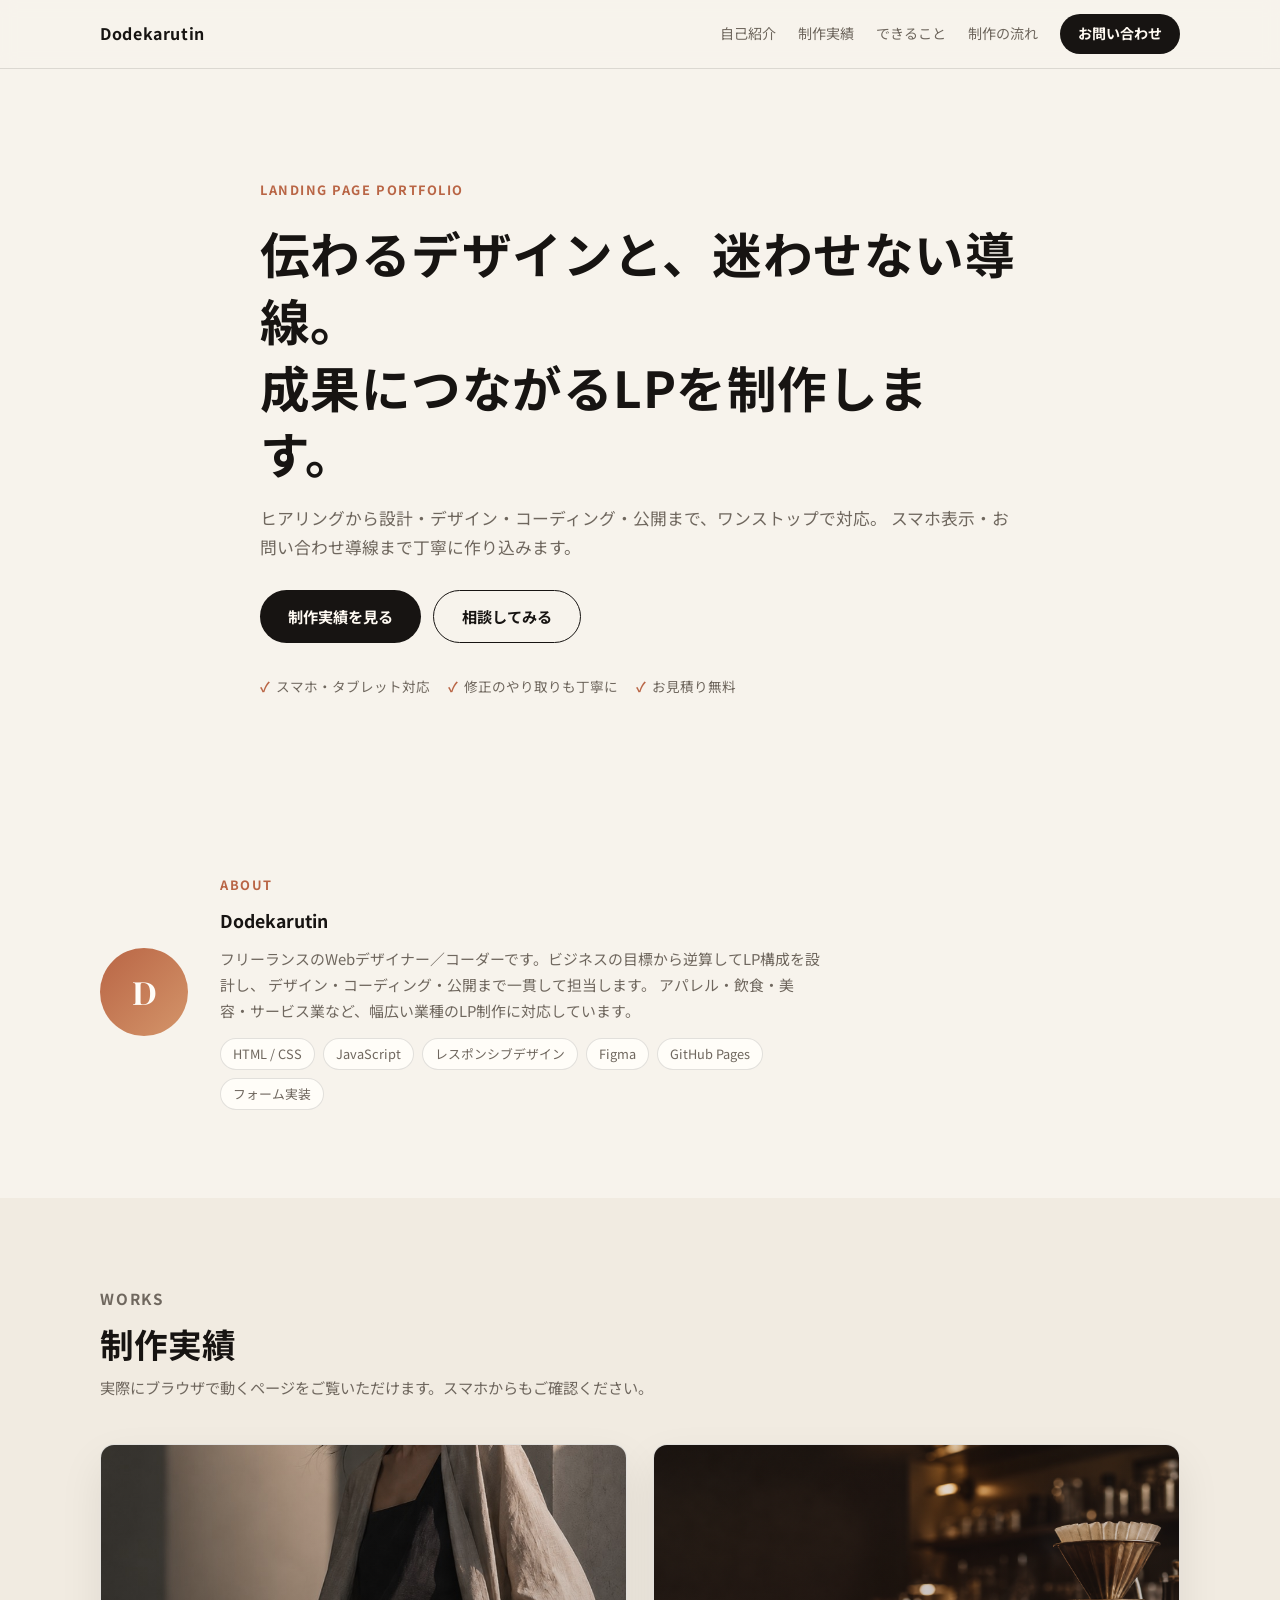
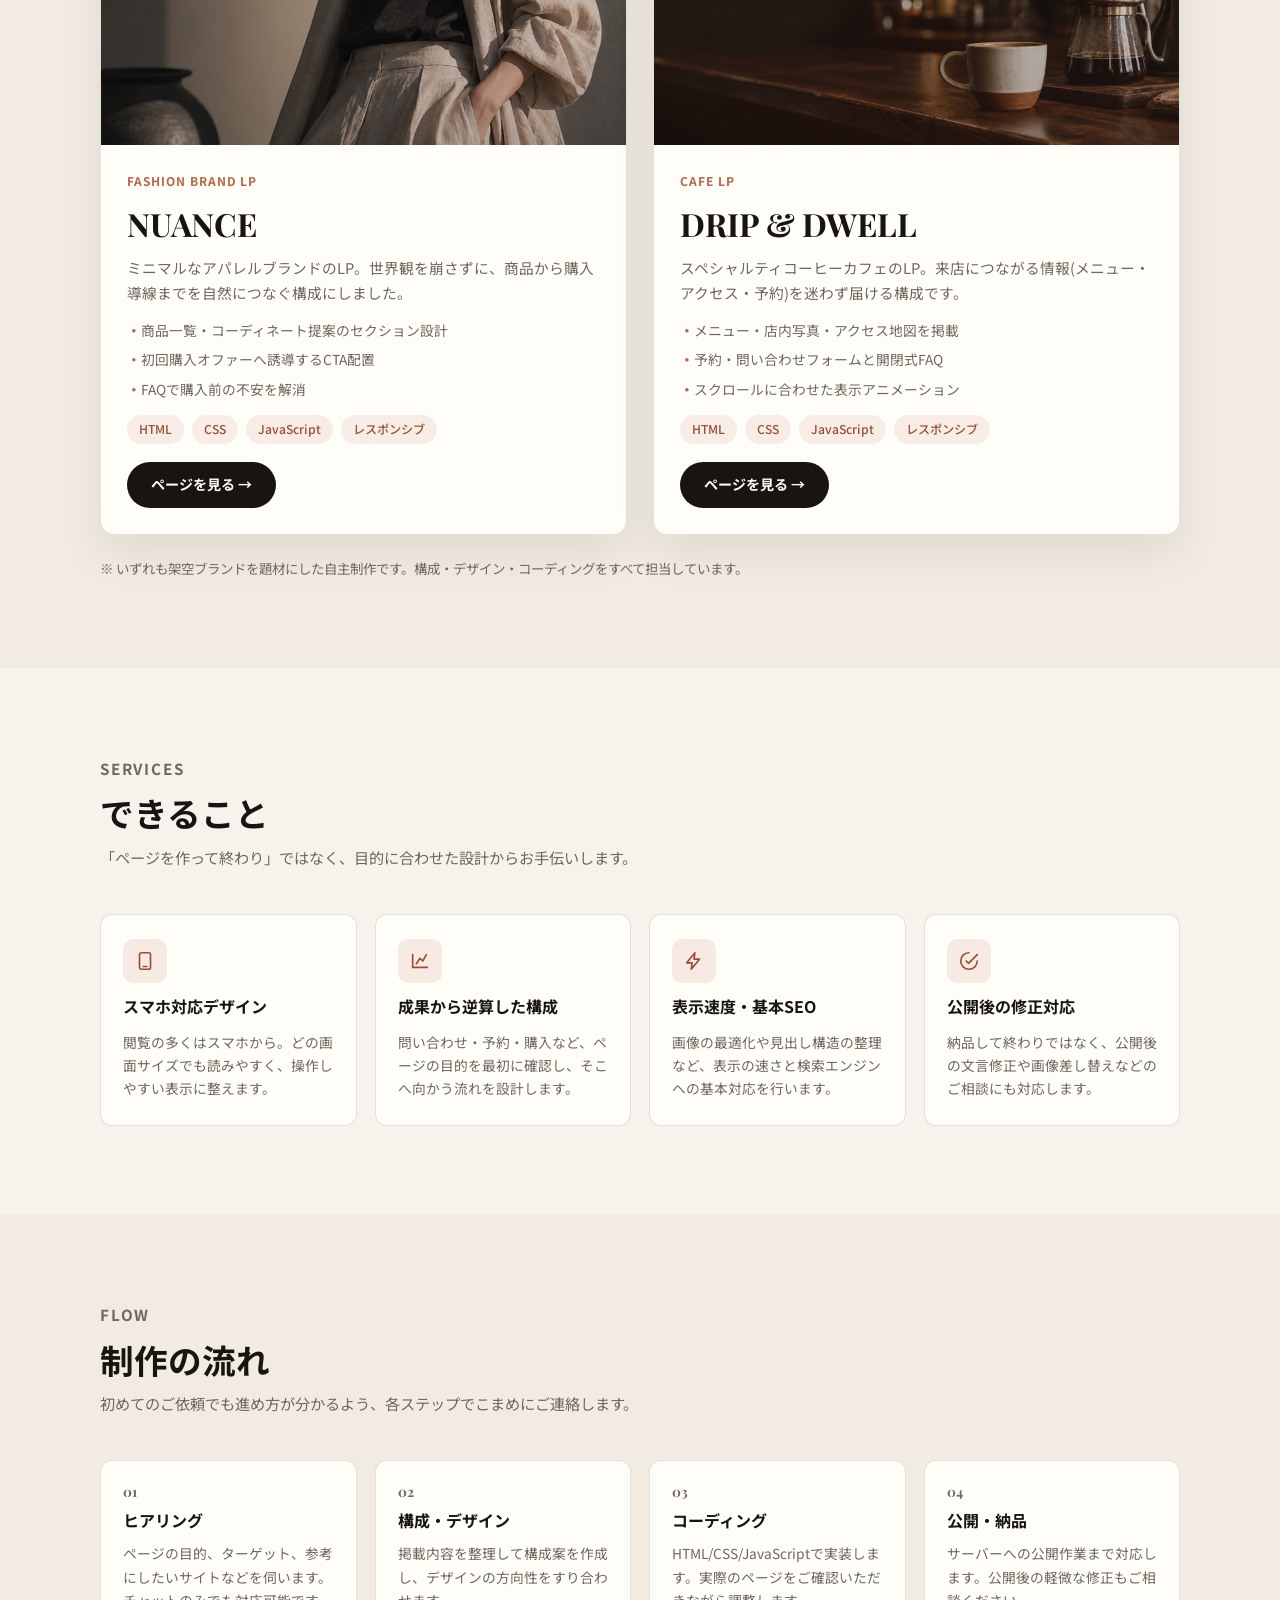
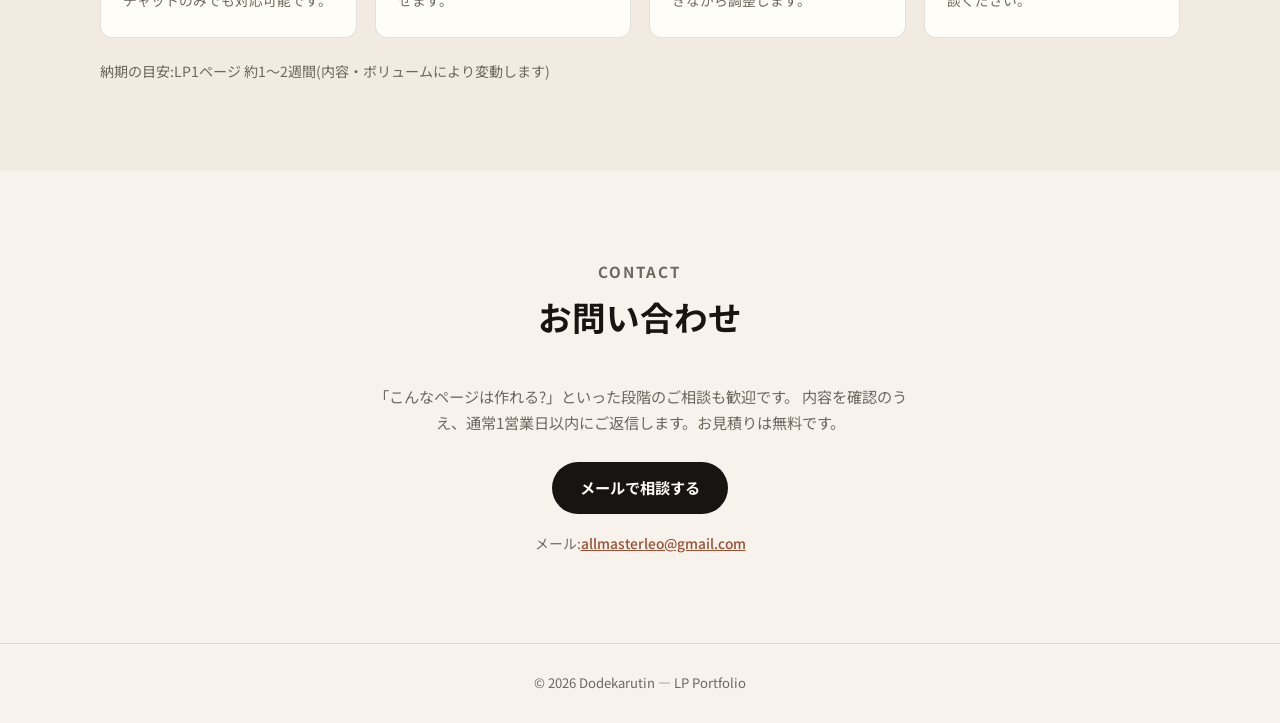
<file: index.html>
<!DOCTYPE html>
<html lang="ja">
  <head>
    <meta charset="UTF-8" />
    <meta name="viewport" content="width=device-width, initial-scale=1.0" />
    <meta
      name="description"
      content="LP(ランディングページ)制作のポートフォリオ。スマホ対応・お問い合わせ導線まで含めて、HTML/CSS/JavaScriptで丁寧に制作します。制作実績を掲載しています。"
    />
    <meta property="og:title" content="LP制作ポートフォリオ | Dodekarutin" />
    <meta property="og:description" content="ヒアリングから設計・デザイン・コーディング・公開まで、ワンストップでLP制作を承ります。" />
    <meta property="og:type" content="website" />
    <title>LP制作ポートフォリオ | Dodekarutin</title>
    <link rel="preconnect" href="https://fonts.googleapis.com" />
    <link rel="preconnect" href="https://fonts.gstatic.com" crossorigin="anonymous" />
    <link
      href="https://fonts.googleapis.com/css2?family=Noto+Sans+JP:wght@400;500;700&family=Playfair+Display:wght@600;700&display=swap"
      rel="stylesheet"
    />
    <style>
      :root {
        --ink: #171412;
        --muted: #6f675e;
        --paper: #f7f3ec;
        --card: #fffdf8;
        --line: rgba(23, 20, 18, 0.12);
        --accent: #b96545;
        --accent-dark: #9a4f33;
      }

      * {
        box-sizing: border-box;
      }

      html {
        scroll-behavior: smooth;
      }

      body {
        min-height: 100svh;
        margin: 0;
        color: var(--ink);
        background: var(--paper);
        font-family: "Noto Sans JP", "Helvetica Neue", Arial, sans-serif;
        line-height: 1.7;
      }

      img {
        max-width: 100%;
        display: block;
      }

      a {
        color: inherit;
      }

      .container {
        width: min(1080px, calc(100% - 40px));
        margin: 0 auto;
      }

      /* Header */
      .site-header {
        position: sticky;
        top: 0;
        z-index: 10;
        background: rgba(247, 243, 236, 0.92);
        backdrop-filter: blur(8px);
        border-bottom: 1px solid var(--line);
      }

      .site-header__inner {
        display: flex;
        align-items: center;
        justify-content: space-between;
        gap: 16px;
        padding: 14px 0;
      }

      .brand {
        font-weight: 700;
        letter-spacing: 0.04em;
        text-decoration: none;
        font-size: 1rem;
      }

      .site-nav {
        display: flex;
        align-items: center;
        gap: 22px;
        font-size: 0.88rem;
      }

      .site-nav a {
        text-decoration: none;
        color: var(--muted);
      }

      .site-nav a:hover {
        color: var(--ink);
      }

      .site-nav .nav-cta {
        padding: 8px 18px;
        color: #fffaf2;
        background: var(--ink);
        border-radius: 999px;
        font-weight: 700;
      }

      .site-nav .nav-cta:hover {
        color: #fffaf2;
        background: var(--accent-dark);
      }

      /* Hero */
      .hero {
        padding: clamp(56px, 9vw, 110px) 0 clamp(48px, 7vw, 88px);
      }

      .hero__grid {
        display: grid;
        gap: 18px;
        max-width: 760px;
      }

      .eyebrow {
        margin: 0;
        color: var(--accent);
        font-size: 0.8rem;
        font-weight: 700;
        letter-spacing: 0.12em;
        text-transform: uppercase;
      }

      h1 {
        margin: 0;
        font-size: clamp(1.9rem, 4.6vw, 3.1rem);
        line-height: 1.35;
        letter-spacing: 0.01em;
      }

      .hero__lead {
        margin: 0;
        color: var(--muted);
        font-size: clamp(0.95rem, 1.6vw, 1.05rem);
      }

      .hero__actions {
        display: flex;
        flex-wrap: wrap;
        gap: 12px;
        margin-top: 10px;
      }

      .button {
        display: inline-flex;
        align-items: center;
        justify-content: center;
        padding: 13px 28px;
        border-radius: 999px;
        font-size: 0.95rem;
        font-weight: 700;
        text-decoration: none;
        transition: background 0.2s ease, color 0.2s ease, transform 0.2s ease;
      }

      .button--primary {
        color: #fffaf2;
        background: var(--ink);
      }

      .button--primary:hover {
        background: var(--accent-dark);
        transform: translateY(-2px);
      }

      .button--ghost {
        color: var(--ink);
        background: transparent;
        border: 1px solid var(--ink);
      }

      .button--ghost:hover {
        background: rgba(23, 20, 18, 0.06);
        transform: translateY(-2px);
      }

      .hero__notes {
        display: flex;
        flex-wrap: wrap;
        gap: 8px 18px;
        margin: 14px 0 0;
        padding: 0;
        list-style: none;
        color: var(--muted);
        font-size: 0.85rem;
      }

      .hero__notes li::before {
        content: "✓";
        margin-right: 6px;
        color: var(--accent);
        font-weight: 700;
      }

      /* Sections */
      .section {
        padding: clamp(48px, 7vw, 88px) 0;
      }

      .section--alt {
        background: #f1ebe1;
      }

      .section-heading {
        display: grid;
        gap: 8px;
        margin-bottom: clamp(28px, 4.5vw, 44px);
      }

      h2 {
        margin: 0;
        font-size: clamp(1.5rem, 3.4vw, 2.1rem);
        line-height: 1.4;
      }

      .section-heading p {
        margin: 0;
        color: var(--muted);
        font-size: 0.95rem;
      }

      /* Works */
      .works {
        display: grid;
        grid-template-columns: repeat(2, minmax(0, 1fr));
        gap: 26px;
      }

      .work-card {
        display: flex;
        flex-direction: column;
        overflow: hidden;
        background: var(--card);
        border: 1px solid var(--line);
        border-radius: 14px;
        box-shadow: 0 18px 44px rgba(23, 20, 18, 0.08);
      }

      .work-card__image {
        position: relative;
        display: block;
        height: clamp(210px, 26vw, 300px);
        background-position: center;
        background-size: cover;
        transition: opacity 0.2s ease;
      }

      .work-card__image:hover {
        opacity: 0.92;
      }

      .work-card--fashion .work-card__image {
        background-image: linear-gradient(rgba(24, 23, 22, 0.08), rgba(24, 23, 22, 0.3)), url("nuance/assets/nuance-hero.jpg");
      }

      .work-card--coffee .work-card__image {
        background-image: linear-gradient(rgba(58, 36, 27, 0.1), rgba(58, 36, 27, 0.36)), url("drip-dwell/assets/hero-coffee.png");
      }

      .work-card__body {
        display: grid;
        gap: 14px;
        padding: 26px;
      }

      .work-card__meta {
        margin: 0;
        color: var(--accent);
        font-size: 0.75rem;
        font-weight: 700;
        letter-spacing: 0.08em;
        text-transform: uppercase;
      }

      .work-card h3 {
        margin: 0;
        font-family: "Playfair Display", Georgia, serif;
        font-size: clamp(1.5rem, 3vw, 2rem);
        line-height: 1.1;
      }

      .work-card__desc {
        margin: 0;
        color: var(--muted);
        font-size: 0.92rem;
      }

      .work-card__points {
        margin: 0;
        padding: 0;
        list-style: none;
        display: grid;
        gap: 6px;
        font-size: 0.86rem;
        color: var(--muted);
      }

      .work-card__points li::before {
        content: "・";
        color: var(--accent);
        font-weight: 700;
      }

      .work-card__tags {
        display: flex;
        flex-wrap: wrap;
        gap: 8px;
      }

      .tag {
        padding: 4px 12px;
        background: rgba(185, 101, 69, 0.1);
        border-radius: 999px;
        color: var(--accent-dark);
        font-size: 0.76rem;
        font-weight: 500;
      }

      .work-card__link {
        display: inline-flex;
        width: fit-content;
        margin-top: 4px;
        padding: 11px 24px;
        color: #fffaf2;
        background: var(--ink);
        border-radius: 999px;
        font-size: 0.88rem;
        font-weight: 700;
        text-decoration: none;
        transition: background 0.2s ease;
      }

      .work-card__link:hover {
        background: var(--accent-dark);
      }

      .works-note {
        margin: 22px 0 0;
        color: var(--muted);
        font-size: 0.84rem;
      }

      /* Services */
      .services {
        display: grid;
        grid-template-columns: repeat(4, minmax(0, 1fr));
        gap: 18px;
      }

      .service {
        display: grid;
        gap: 10px;
        padding: 24px 22px;
        background: var(--card);
        border: 1px solid var(--line);
        border-radius: 12px;
      }

      .service__icon {
        display: grid;
        place-items: center;
        width: 44px;
        height: 44px;
        background: rgba(185, 101, 69, 0.12);
        border-radius: 10px;
      }

      .service__icon svg {
        width: 22px;
        height: 22px;
        fill: none;
        stroke: var(--accent-dark);
        stroke-width: 1.8;
        stroke-linecap: round;
        stroke-linejoin: round;
      }

      .service h3 {
        margin: 0;
        font-size: 1rem;
      }

      .service p {
        margin: 0;
        color: var(--muted);
        font-size: 0.86rem;
      }

      /* Flow */
      .flow {
        display: grid;
        grid-template-columns: repeat(4, minmax(0, 1fr));
        gap: 18px;
        counter-reset: step;
      }

      .flow-step {
        position: relative;
        display: grid;
        gap: 8px;
        padding: 24px 22px;
        background: var(--card);
        border: 1px solid var(--line);
        border-radius: 12px;
      }

      .flow-step__num {
        margin: 0;
        color: var(--accent);
        font-family: "Playfair Display", Georgia, serif;
        font-size: 1.6rem;
        font-weight: 700;
        line-height: 1;
      }

      .flow-step h3 {
        margin: 0;
        font-size: 1rem;
      }

      .flow-step p {
        margin: 0;
        color: var(--muted);
        font-size: 0.86rem;
      }

      .flow-note {
        margin: 22px 0 0;
        color: var(--muted);
        font-size: 0.88rem;
      }

      /* Contact */
      .contact {
        text-align: center;
      }

      .contact .section-heading {
        justify-items: center;
      }

      .contact__lead {
        max-width: 560px;
        margin: 0 auto 26px;
        color: var(--muted);
        font-size: 0.95rem;
      }

      .contact__mail {
        margin: 18px 0 0;
        color: var(--muted);
        font-size: 0.86rem;
      }

      .contact__mail a {
        color: var(--accent-dark);
        font-weight: 500;
      }

      /* About */
      .about__grid {
        display: grid;
        grid-template-columns: auto 1fr;
        gap: 32px;
        align-items: center;
        max-width: 720px;
      }

      .about__avatar {
        display: grid;
        place-items: center;
        width: 88px;
        height: 88px;
        flex-shrink: 0;
        border-radius: 50%;
        background: linear-gradient(135deg, #b96545 0%, #d4956a 100%);
        color: #fffdf8;
        font-size: 2rem;
        font-family: "Playfair Display", Georgia, serif;
        font-weight: 700;
        user-select: none;
      }

      .about__text {
        display: grid;
        gap: 10px;
      }

      .about__name {
        margin: 0;
        font-size: 1.1rem;
        font-weight: 700;
      }

      .about__bio {
        margin: 0;
        color: var(--muted);
        font-size: 0.93rem;
        line-height: 1.75;
      }

      .about__skills {
        display: flex;
        flex-wrap: wrap;
        gap: 8px;
        margin: 4px 0 0;
        padding: 0;
        list-style: none;
      }

      .about__skills li {
        padding: 4px 12px;
        background: var(--card);
        border: 1px solid var(--line);
        border-radius: 999px;
        font-size: 0.8rem;
        color: var(--muted);
      }

      @media (max-width: 480px) {
        .about__grid {
          grid-template-columns: 1fr;
        }

        .about__avatar {
          width: 72px;
          height: 72px;
          font-size: 1.6rem;
        }
      }

      /* Footer */
      .site-footer {
        padding: 28px 0;
        border-top: 1px solid var(--line);
        text-align: center;
        color: var(--muted);
        font-size: 0.82rem;
      }

      .site-footer p {
        margin: 0;
      }

      @media (max-width: 900px) {
        .services,
        .flow {
          grid-template-columns: repeat(2, minmax(0, 1fr));
        }
      }

      @media (max-width: 760px) {
        .container {
          width: min(100% - 28px, 1080px);
        }

        .site-nav {
          gap: 14px;
          font-size: 0.82rem;
        }

        .site-nav .nav-hide-sp {
          display: none;
        }

        .works {
          grid-template-columns: 1fr;
        }
      }

      @media (max-width: 520px) {
        .services,
        .flow {
          grid-template-columns: 1fr;
        }
      }
    </style>
  </head>
  <body>
    <header class="site-header">
      <div class="container site-header__inner">
        <a class="brand" href="#top">Dodekarutin</a>
        <nav class="site-nav" aria-label="ページ内ナビゲーション">
          <a class="nav-hide-sp" href="#about">自己紹介</a>
          <a class="nav-hide-sp" href="#works">制作実績</a>
          <a class="nav-hide-sp" href="#services">できること</a>
          <a class="nav-hide-sp" href="#flow">制作の流れ</a>
          <a class="nav-cta" href="#contact">お問い合わせ</a>
        </nav>
      </div>
    </header>

    <main id="top">
      <section class="hero">
        <div class="container hero__grid">
          <p class="eyebrow">Landing Page Portfolio</p>
          <h1>伝わるデザインと、迷わせない導線。<br />成果につながるLPを制作します。</h1>
          <p class="hero__lead">
            ヒアリングから設計・デザイン・コーディング・公開まで、ワンストップで対応。
            スマホ表示・お問い合わせ導線まで丁寧に作り込みます。
          </p>
          <div class="hero__actions">
            <a class="button button--primary" href="#works">制作実績を見る</a>
            <a class="button button--ghost" href="#contact">相談してみる</a>
          </div>
          <ul class="hero__notes">
            <li>スマホ・タブレット対応</li>
            <li>修正のやり取りも丁寧に</li>
            <li>お見積り無料</li>
          </ul>
        </div>
      </section>

      <section class="section" id="about">
        <div class="container">
          <div class="about__grid">
            <div class="about__avatar" aria-hidden="true">D</div>
            <div class="about__text">
              <p class="eyebrow">About</p>
              <p class="about__name">Dodekarutin</p>
              <p class="about__bio">
                フリーランスのWebデザイナー／コーダーです。ビジネスの目標から逆算してLP構成を設計し、
                デザイン・コーディング・公開まで一貫して担当します。
                アパレル・飲食・美容・サービス業など、幅広い業種のLP制作に対応しています。
              </p>
              <ul class="about__skills">
                <li>HTML / CSS</li>
                <li>JavaScript</li>
                <li>レスポンシブデザイン</li>
                <li>Figma</li>
                <li>GitHub Pages</li>
                <li>フォーム実装</li>
              </ul>
            </div>
          </div>
        </div>
      </section>

      <section class="section section--alt" id="works">
        <div class="container">
          <div class="section-heading">
            <p class="eyebrow">Works</p>
            <h2>制作実績</h2>
            <p>実際にブラウザで動くページをご覧いただけます。スマホからもご確認ください。</p>
          </div>
          <div class="works">
            <article class="work-card work-card--fashion">
              <a class="work-card__image" href="nuance/" aria-label="NUANCEのLPを見る"></a>
              <div class="work-card__body">
                <p class="work-card__meta">Fashion Brand LP</p>
                <h3>NUANCE</h3>
                <p class="work-card__desc">
                  ミニマルなアパレルブランドのLP。世界観を崩さずに、商品から購入導線までを自然につなぐ構成にしました。
                </p>
                <ul class="work-card__points">
                  <li>商品一覧・コーディネート提案のセクション設計</li>
                  <li>初回購入オファーへ誘導するCTA配置</li>
                  <li>FAQで購入前の不安を解消</li>
                </ul>
                <div class="work-card__tags">
                  <span class="tag">HTML</span>
                  <span class="tag">CSS</span>
                  <span class="tag">JavaScript</span>
                  <span class="tag">レスポンシブ</span>
                </div>
                <a class="work-card__link" href="nuance/">ページを見る →</a>
              </div>
            </article>

            <article class="work-card work-card--coffee">
              <a class="work-card__image" href="drip-dwell/" aria-label="DRIP &amp; DWELLのLPを見る"></a>
              <div class="work-card__body">
                <p class="work-card__meta">Cafe LP</p>
                <h3>DRIP &amp; DWELL</h3>
                <p class="work-card__desc">
                  スペシャルティコーヒーカフェのLP。来店につながる情報(メニュー・アクセス・予約)を迷わず届ける構成です。
                </p>
                <ul class="work-card__points">
                  <li>メニュー・店内写真・アクセス地図を掲載</li>
                  <li>予約・問い合わせフォームと開閉式FAQ</li>
                  <li>スクロールに合わせた表示アニメーション</li>
                </ul>
                <div class="work-card__tags">
                  <span class="tag">HTML</span>
                  <span class="tag">CSS</span>
                  <span class="tag">JavaScript</span>
                  <span class="tag">レスポンシブ</span>
                </div>
                <a class="work-card__link" href="drip-dwell/">ページを見る →</a>
              </div>
            </article>
          </div>
          <p class="works-note">
            ※ いずれも架空ブランドを題材にした自主制作です。構成・デザイン・コーディングをすべて担当しています。
          </p>
        </div>
      </section>

      <section class="section" id="services">
        <div class="container">
          <div class="section-heading">
            <p class="eyebrow">Services</p>
            <h2>できること</h2>
            <p>「ページを作って終わり」ではなく、目的に合わせた設計からお手伝いします。</p>
          </div>
          <div class="services">
            <article class="service">
              <div class="service__icon" aria-hidden="true">
                <svg viewBox="0 0 24 24"><rect x="6" y="3" width="12" height="18" rx="2" /><path d="M10 18h4" /></svg>
              </div>
              <h3>スマホ対応デザイン</h3>
              <p>閲覧の多くはスマホから。どの画面サイズでも読みやすく、操作しやすい表示に整えます。</p>
            </article>
            <article class="service">
              <div class="service__icon" aria-hidden="true">
                <svg viewBox="0 0 24 24"><path d="M4 19V5" /><path d="M4 19h16" /><path d="M8 15l4-6 3 3 4-7" /></svg>
              </div>
              <h3>成果から逆算した構成</h3>
              <p>問い合わせ・予約・購入など、ページの目的を最初に確認し、そこへ向かう流れを設計します。</p>
            </article>
            <article class="service">
              <div class="service__icon" aria-hidden="true">
                <svg viewBox="0 0 24 24"><path d="M13 3 4 14h6l-1 7 9-11h-6l1-7Z" /></svg>
              </div>
              <h3>表示速度・基本SEO</h3>
              <p>画像の最適化や見出し構造の整理など、表示の速さと検索エンジンへの基本対応を行います。</p>
            </article>
            <article class="service">
              <div class="service__icon" aria-hidden="true">
                <svg viewBox="0 0 24 24"><path d="M21 12a9 9 0 1 1-9-9" /><path d="M9 12l2.5 2.5L21 5" /></svg>
              </div>
              <h3>公開後の修正対応</h3>
              <p>納品して終わりではなく、公開後の文言修正や画像差し替えなどのご相談にも対応します。</p>
            </article>
          </div>
        </div>
      </section>

      <section class="section section--alt" id="flow">
        <div class="container">
          <div class="section-heading">
            <p class="eyebrow">Flow</p>
            <h2>制作の流れ</h2>
            <p>初めてのご依頼でも進め方が分かるよう、各ステップでこまめにご連絡します。</p>
          </div>
          <div class="flow">
            <article class="flow-step">
              <p class="flow-step__num">01</p>
              <h3>ヒアリング</h3>
              <p>ページの目的、ターゲット、参考にしたいサイトなどを伺います。チャットのみでも対応可能です。</p>
            </article>
            <article class="flow-step">
              <p class="flow-step__num">02</p>
              <h3>構成・デザイン</h3>
              <p>掲載内容を整理して構成案を作成し、デザインの方向性をすり合わせます。</p>
            </article>
            <article class="flow-step">
              <p class="flow-step__num">03</p>
              <h3>コーディング</h3>
              <p>HTML/CSS/JavaScriptで実装します。実際のページをご確認いただきながら調整します。</p>
            </article>
            <article class="flow-step">
              <p class="flow-step__num">04</p>
              <h3>公開・納品</h3>
              <p>サーバーへの公開作業まで対応します。公開後の軽微な修正もご相談ください。</p>
            </article>
          </div>
          <p class="flow-note">納期の目安:LP1ページ 約1〜2週間(内容・ボリュームにより変動します)</p>
        </div>
      </section>

      <section class="section contact" id="contact">
        <div class="container">
          <div class="section-heading">
            <p class="eyebrow">Contact</p>
            <h2>お問い合わせ</h2>
          </div>
          <p class="contact__lead">
            「こんなページは作れる?」といった段階のご相談も歓迎です。
            内容を確認のうえ、通常1営業日以内にご返信します。お見積りは無料です。
          </p>
          <a class="button button--primary" href="mailto:allmasterleo@gmail.com?subject=%E3%80%90LP%E5%88%B6%E4%BD%9C%E3%80%91%E3%81%8A%E5%95%8F%E3%81%84%E5%90%88%E3%82%8F%E3%81%9B">メールで相談する</a>
          <p class="contact__mail">
            メール:<a href="mailto:allmasterleo@gmail.com">allmasterleo@gmail.com</a>
          </p>
        </div>
      </section>
    </main>

    <footer class="site-footer">
      <p>© 2026 Dodekarutin — LP Portfolio</p>
    </footer>
  </body>
</html>
</file>
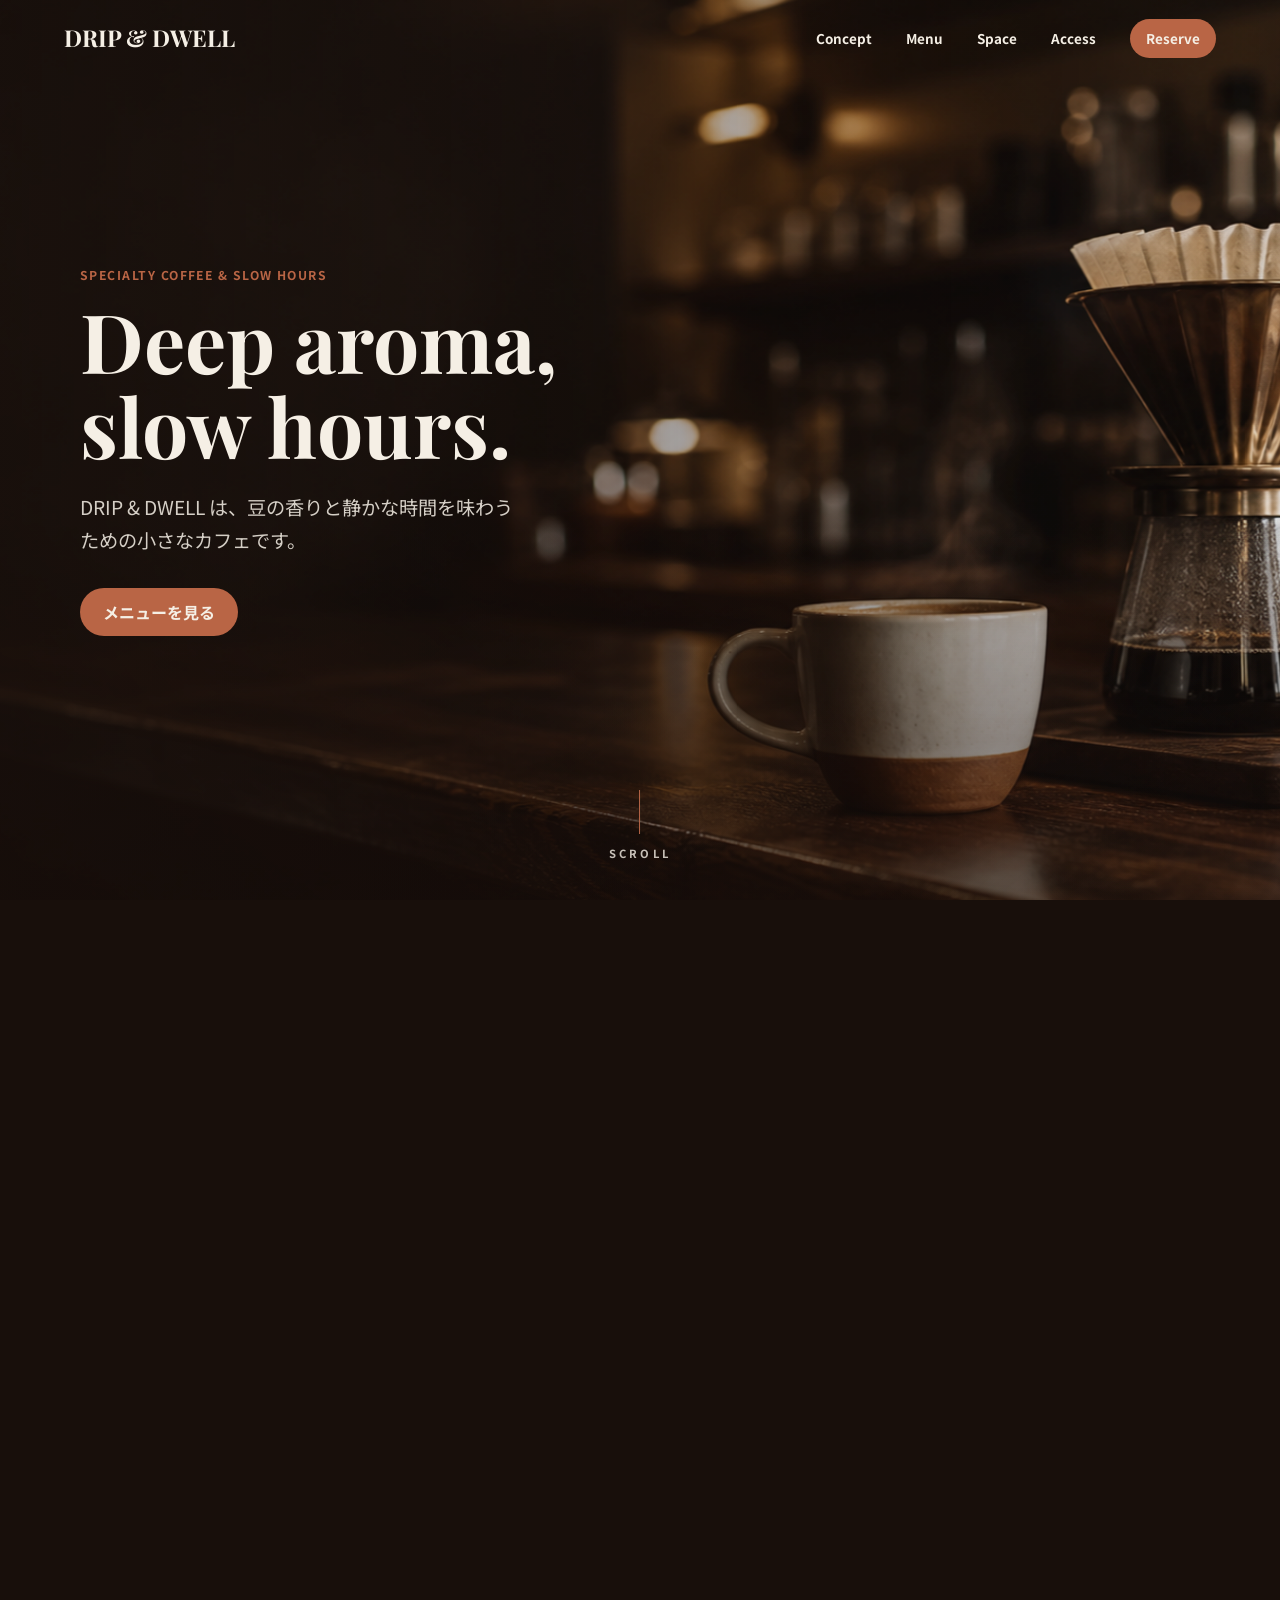
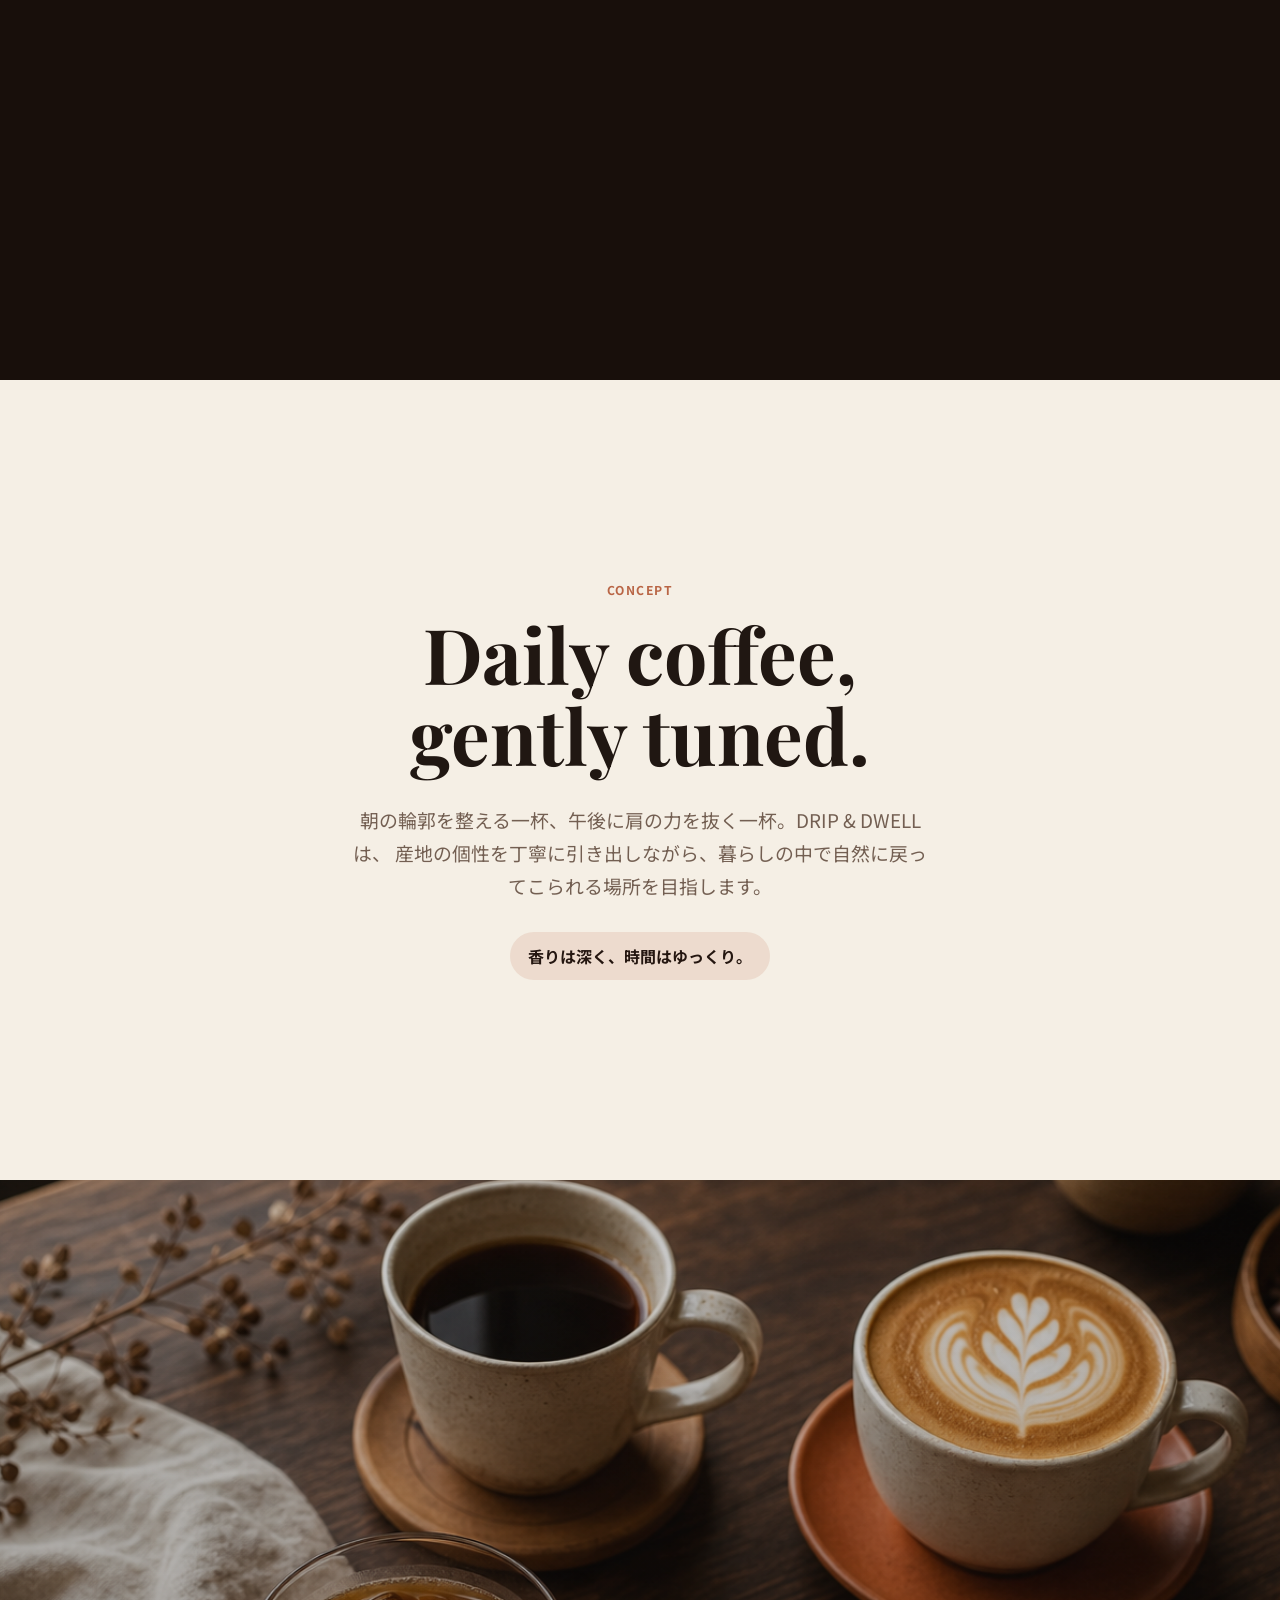
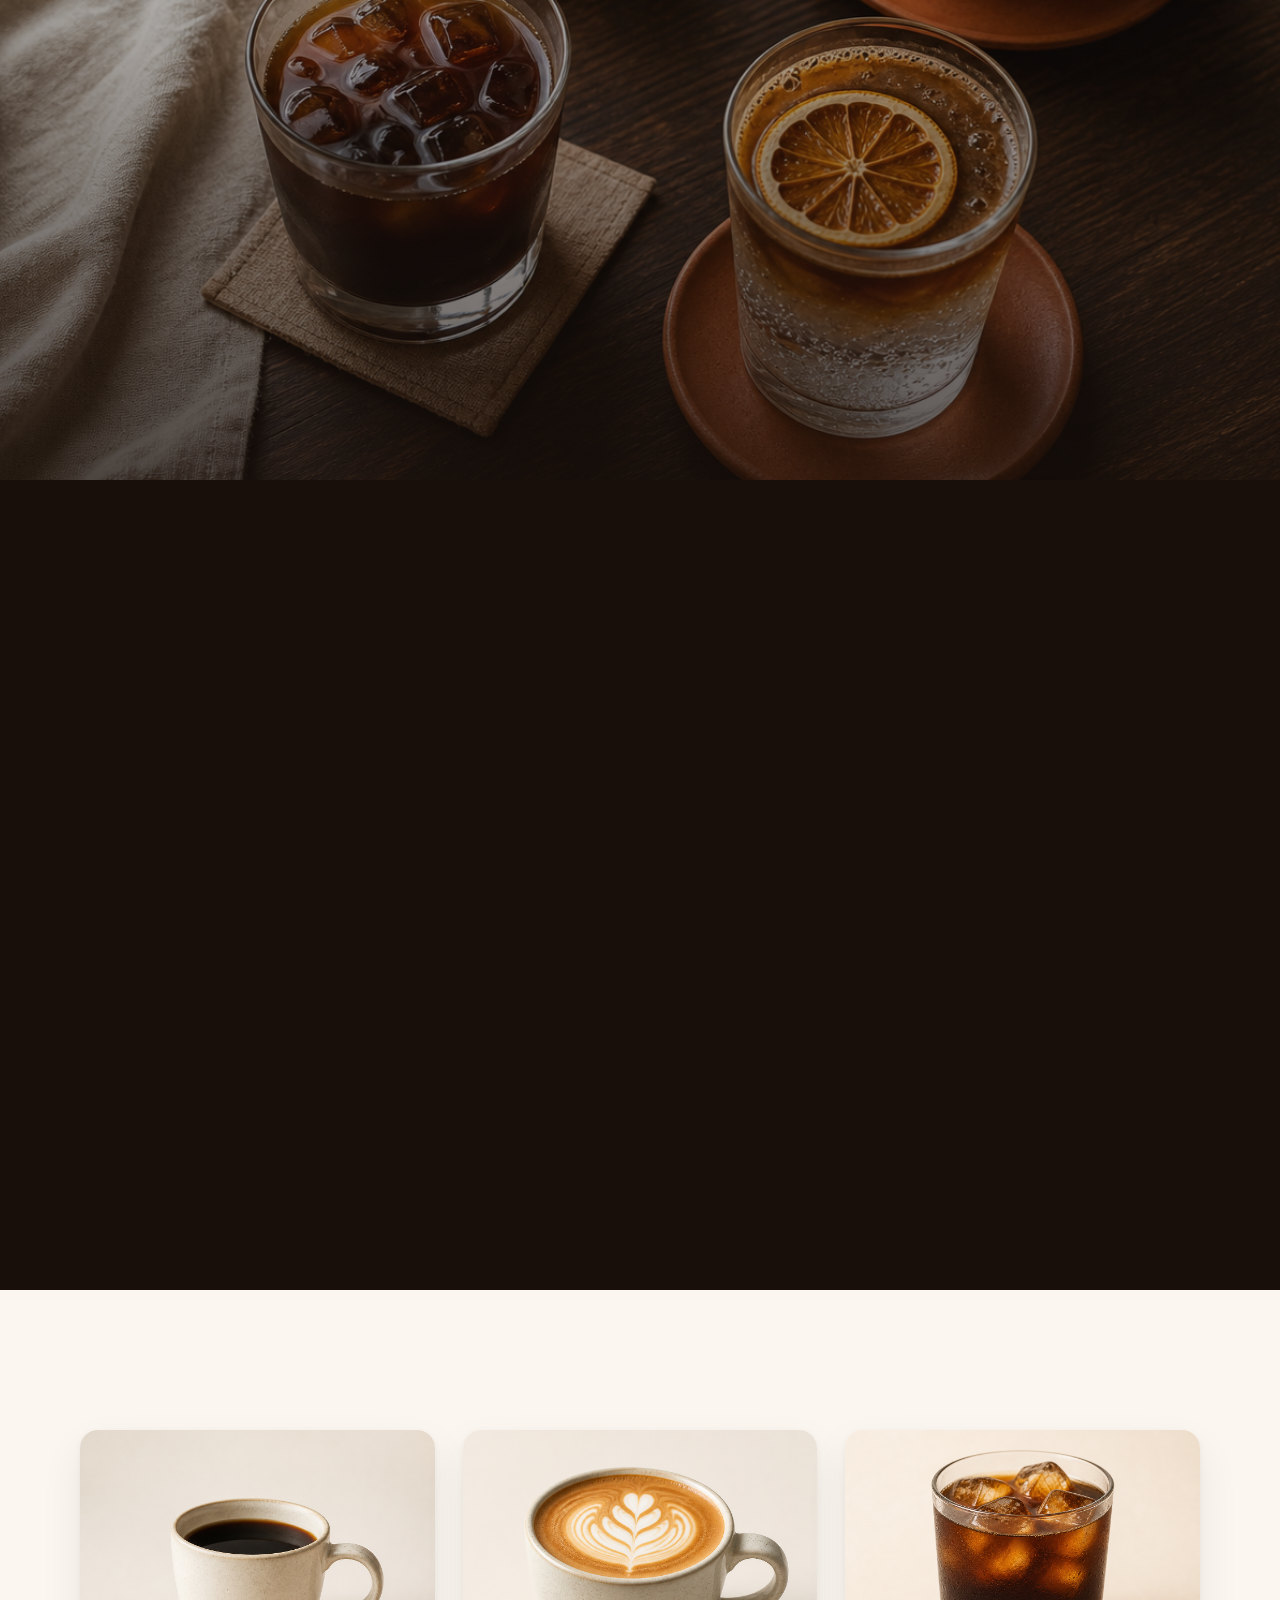
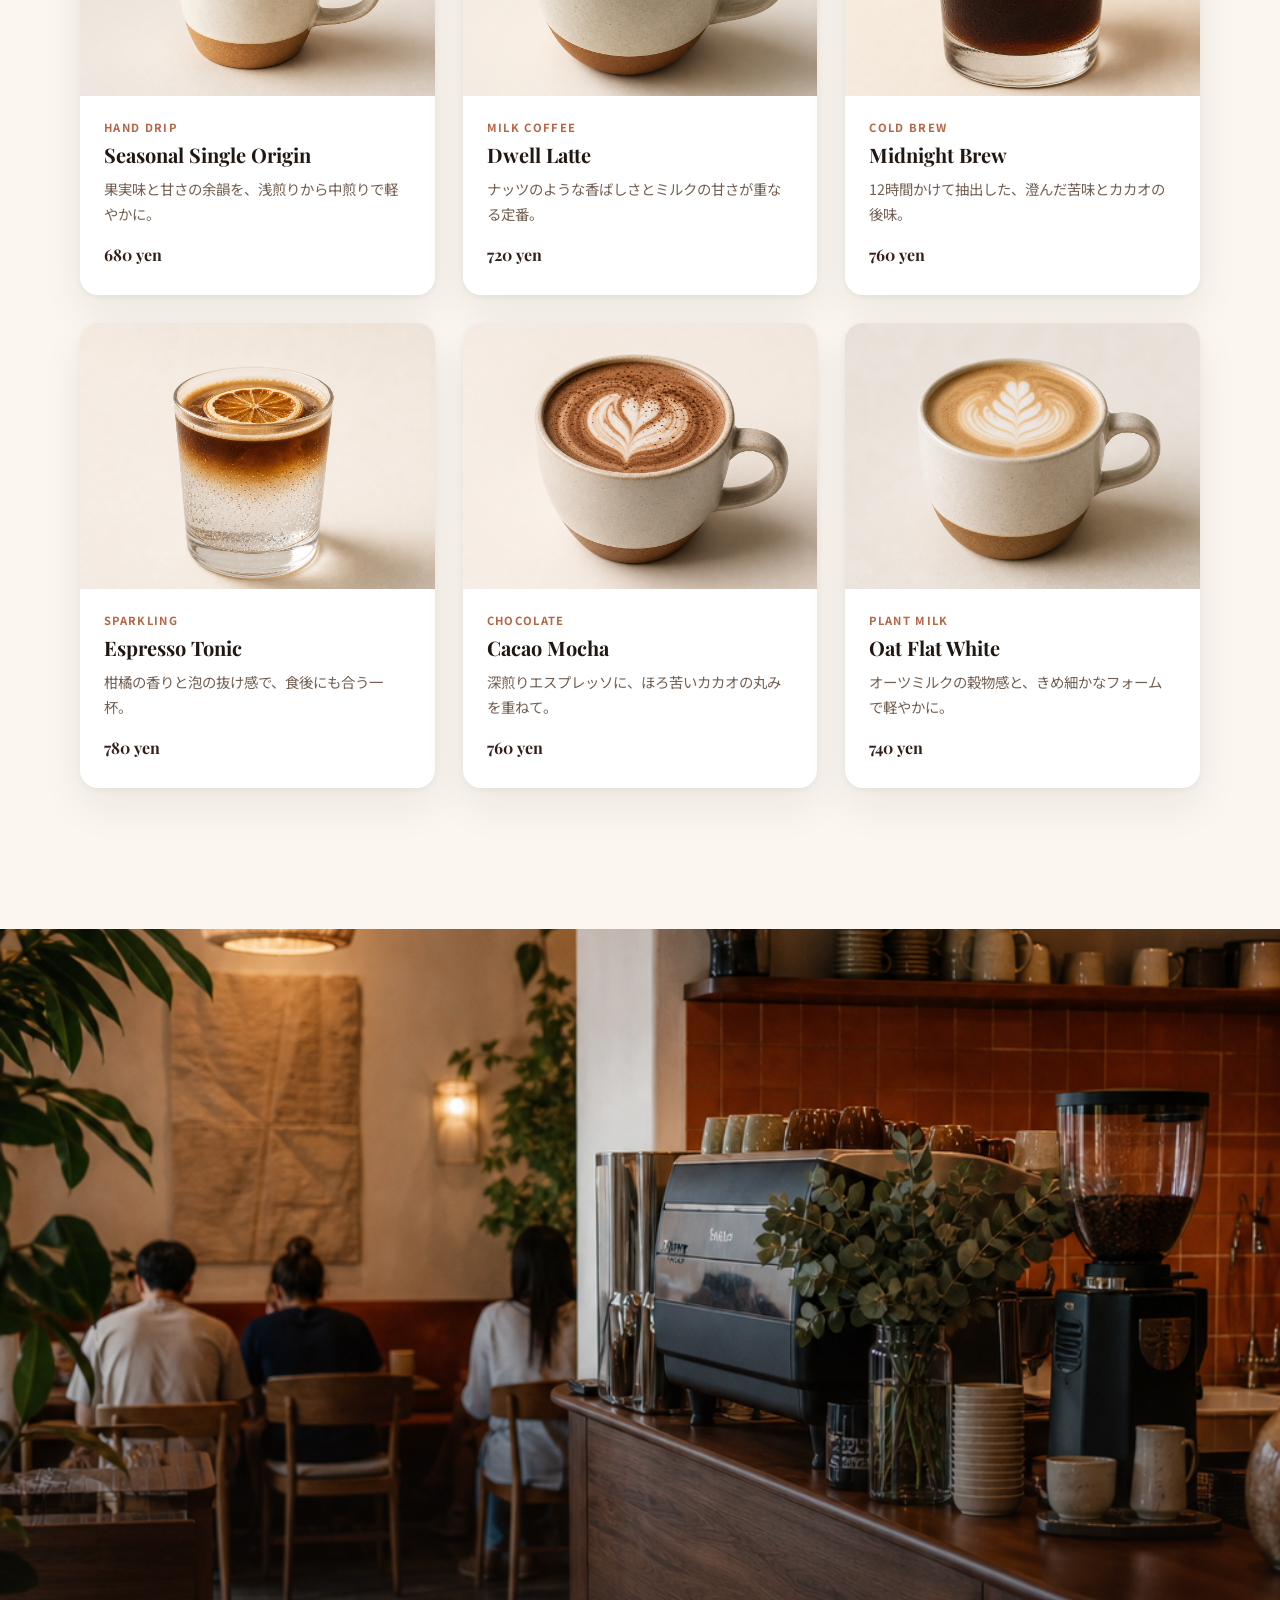
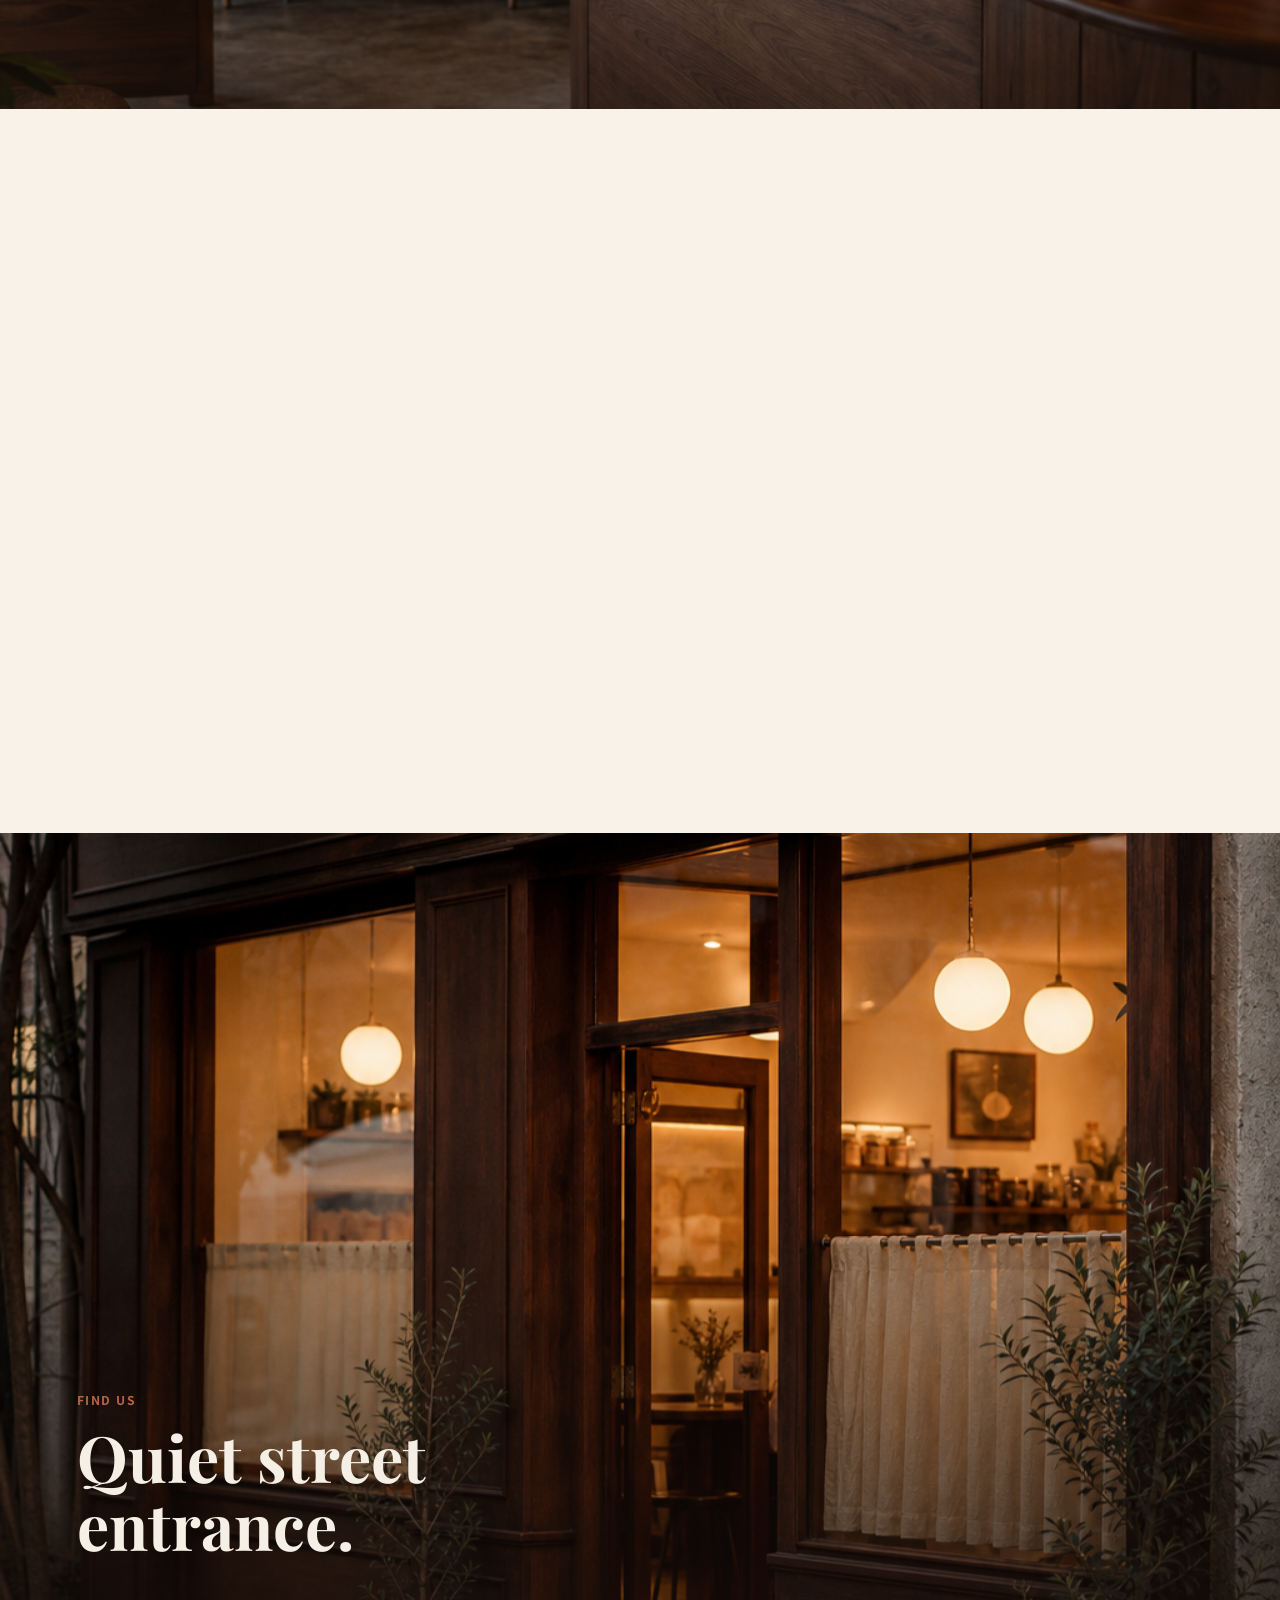
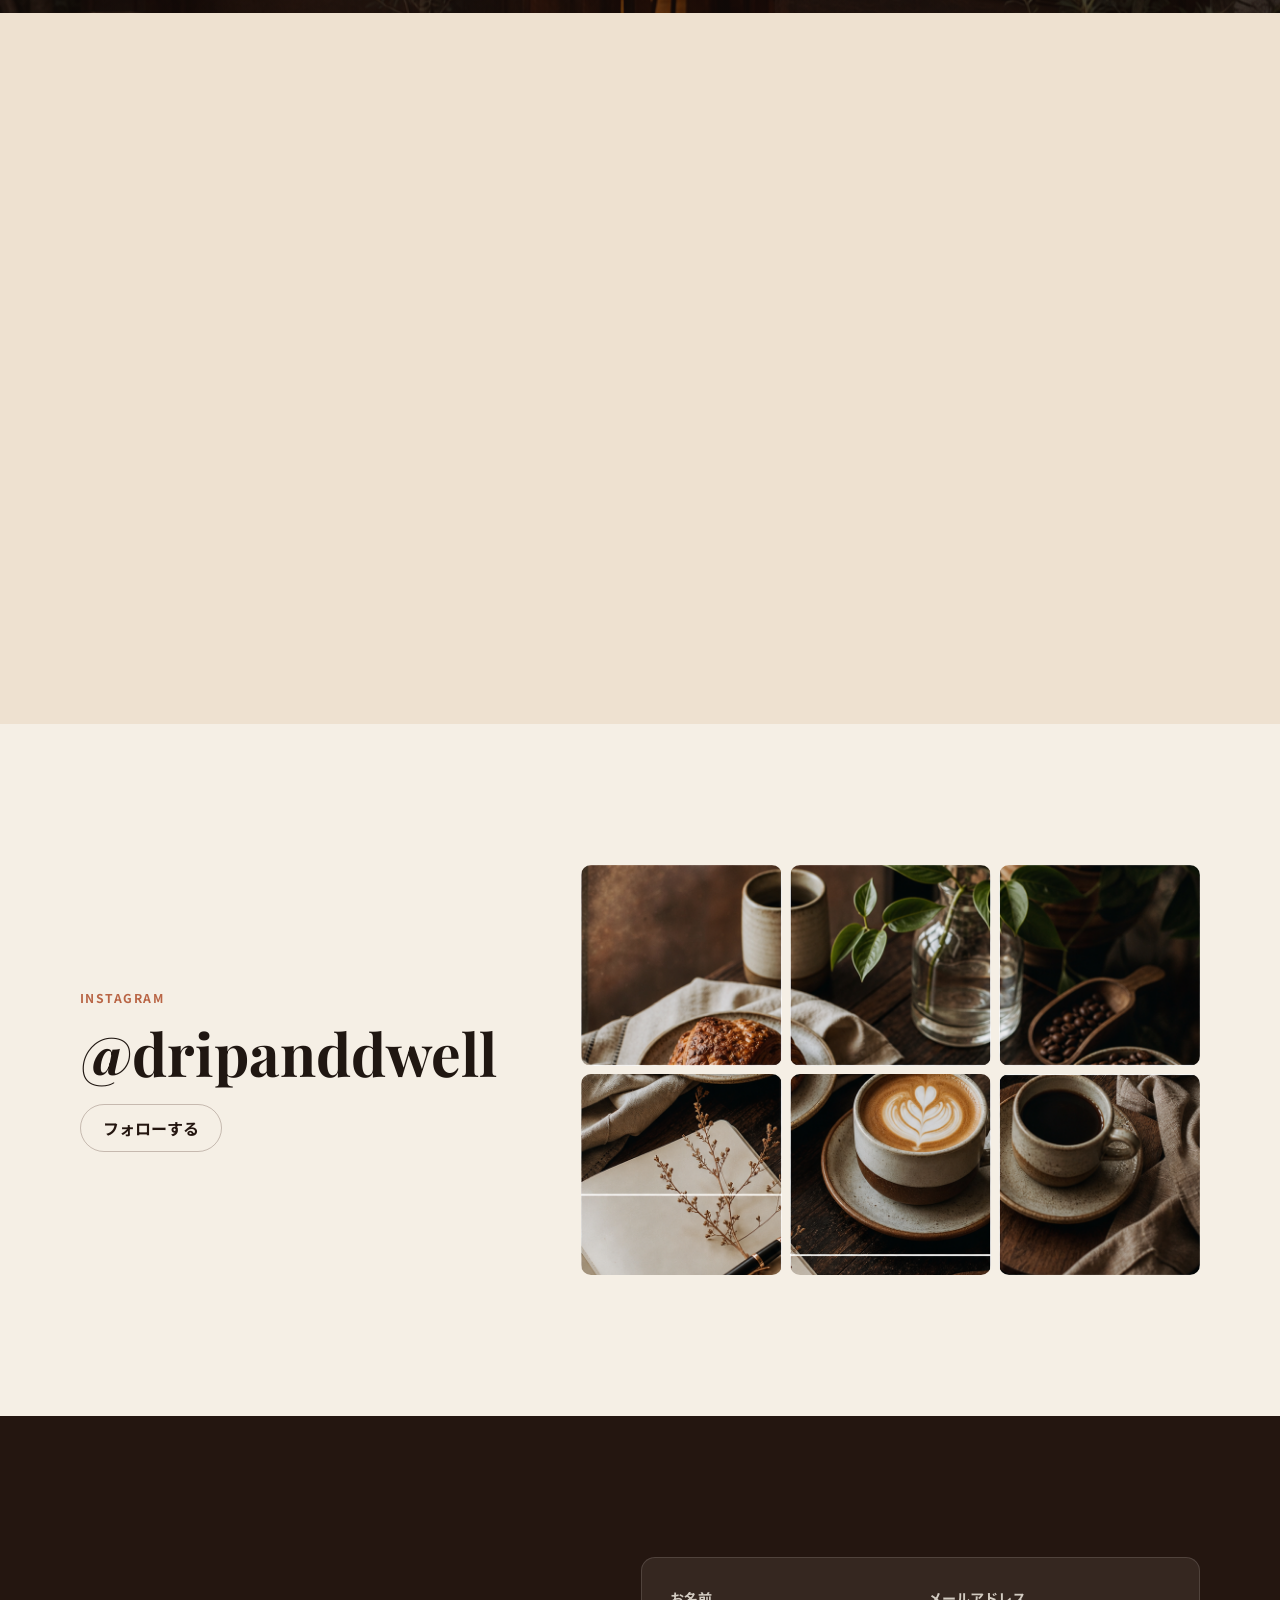
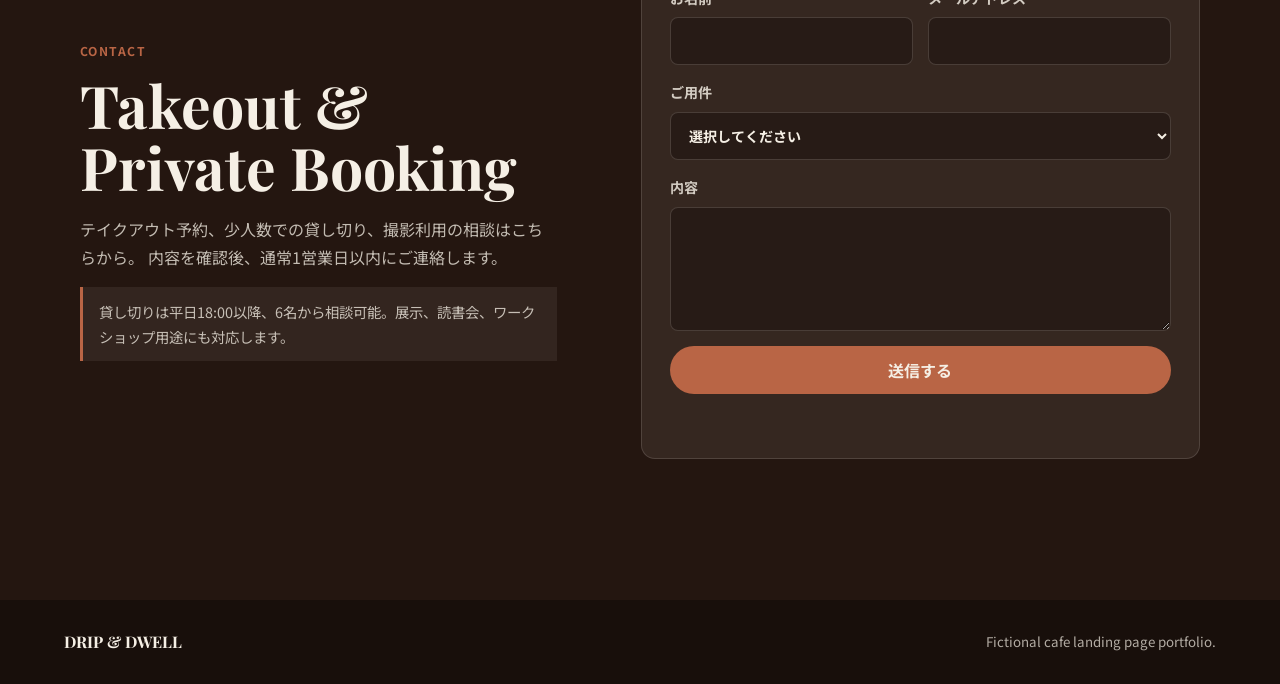
<file: drip-dwell/index.html>
<!DOCTYPE html>
<html lang="ja">
  <head>
    <meta charset="UTF-8" />
    <meta name="viewport" content="width=device-width, initial-scale=1.0" />
    <meta
      name="description"
      content="DRIP &amp; DWELLは、日常に深く寄り添う架空のスペシャルティコーヒーカフェです。"
    />
    <title>DRIP &amp; DWELL | Specialty Coffee Cafe</title>
    <link rel="preconnect" href="https://fonts.googleapis.com" />
    <link rel="preconnect" href="https://fonts.gstatic.com" crossorigin="anonymous" />
    <link
      href="https://fonts.googleapis.com/css2?family=Noto+Sans+JP:wght@400;500;700&amp;family=Playfair+Display:wght@600;700&amp;display=swap"
      rel="stylesheet"
    />
    <link rel="stylesheet" href="styles.css" />
  </head>
  <body>
    <header class="site-header" data-header="">
      <a class="brand" href="#top" aria-label="DRIP &amp; DWELL トップへ">DRIP &amp; DWELL</a>
      <button class="nav-toggle" type="button" aria-label="メニューを開閉" aria-expanded="false" data-nav-toggle="">
        <span></span>
        <span></span>
      </button>
      <nav class="site-nav" data-nav="">
        <a href="#concept">Concept</a>
        <a href="#menu">Menu</a>
        <a href="#space">Space</a>
        <a href="#access">Access</a>
        <a class="nav-reserve" href="#contact">Reserve</a>
      </nav>
    </header>

    <main id="top">
      <!-- ヒーロー: スクロールで背景がズーム・暗転しながらテキストが抜けていく -->
      <section class="scene scene--hero" data-scene="">
        <div class="scene__sticky">
          <img class="scene__bg" src="assets/hero-coffee.png" alt="暗い木製カウンターに置かれたハンドドリップコーヒー" />
          <div class="scene__tint"></div>
          <div class="scene__veil"></div>
          <div class="hero__content">
            <p class="eyebrow">Specialty Coffee &amp; Slow Hours</p>
            <h1>Deep aroma,<br />slow hours.</h1>
            <p class="hero__lead">
              DRIP &amp; DWELL は、豆の香りと静かな時間を味わうための小さなカフェです。
            </p>
            <a class="button button--primary" href="#menu">メニューを見る</a>
          </div>
          <div class="scroll-hint">
            <span></span>
            Scroll
          </div>
        </div>
      </section>

      <!-- コンセプト: 大きなステートメント -->
      <section class="statement" id="concept">
        <div class="statement__inner">
          <p class="eyebrow anim">Concept</p>
          <h2 class="anim" style="--d: 1">Daily coffee,<br />gently tuned.</h2>
          <p class="statement__body anim" style="--d: 2">
            朝の輪郭を整える一杯、午後に肩の力を抜く一杯。DRIP &amp; DWELL は、
            産地の個性を丁寧に引き出しながら、暮らしの中で自然に戻ってこられる場所を目指します。
          </p>
          <p class="statement__tag anim" style="--d: 3">香りは深く、時間はゆっくり。</p>
        </div>
      </section>

      <!-- ピン留めズームシーン: スクロールで写真が引き、見出しが浮かぶ -->
      <section class="scene scene--brew" data-scene="">
        <div class="scene__sticky">
          <img class="scene__bg" src="assets/menu-drinks.png" alt="カウンターに並んだシグネチャードリンク" />
          <div class="scene__tint"></div>
          <div class="scene__caption">
            <p class="eyebrow">Menu</p>
            <h2>Signature Cups</h2>
            <p>豆の個性に合わせて設計した、6つの定番。</p>
          </div>
        </div>
      </section>

      <!-- メニュー -->
      <section class="section menu" id="menu">
        <div class="section__inner">
          <div class="menu__grid">
            <article class="menu-card anim">
              <img src="assets/menu-simple-hand-drip.png" alt="シンプルな背景のハンドドリップコーヒー" />
              <div class="menu-card__body">
                <p class="menu-card__label">Hand Drip</p>
                <h3>Seasonal Single Origin</h3>
                <p>果実味と甘さの余韻を、浅煎りから中煎りで軽やかに。</p>
                <span>680 yen</span>
              </div>
            </article>
            <article class="menu-card anim" style="--d: 1">
              <img src="assets/menu-simple-latte.png" alt="シンプルな背景のカフェラテ" />
              <div class="menu-card__body">
                <p class="menu-card__label">Milk Coffee</p>
                <h3>Dwell Latte</h3>
                <p>ナッツのような香ばしさとミルクの甘さが重なる定番。</p>
                <span>720 yen</span>
              </div>
            </article>
            <article class="menu-card anim" style="--d: 2">
              <img src="assets/menu-simple-cold-brew.png" alt="シンプルな背景のアイスコールドブリュー" />
              <div class="menu-card__body">
                <p class="menu-card__label">Cold Brew</p>
                <h3>Midnight Brew</h3>
                <p>12時間かけて抽出した、澄んだ苦味とカカオの後味。</p>
                <span>760 yen</span>
              </div>
            </article>
            <article class="menu-card anim">
              <img src="assets/menu-simple-espresso-tonic.png" alt="シンプルな背景のエスプレッソトニック" />
              <div class="menu-card__body">
                <p class="menu-card__label">Sparkling</p>
                <h3>Espresso Tonic</h3>
                <p>柑橘の香りと泡の抜け感で、食後にも合う一杯。</p>
                <span>780 yen</span>
              </div>
            </article>
            <article class="menu-card anim" style="--d: 1">
              <img src="assets/menu-simple-mocha.png" alt="シンプルな背景のカフェモカ" />
              <div class="menu-card__body">
                <p class="menu-card__label">Chocolate</p>
                <h3>Cacao Mocha</h3>
                <p>深煎りエスプレッソに、ほろ苦いカカオの丸みを重ねて。</p>
                <span>760 yen</span>
              </div>
            </article>
            <article class="menu-card anim" style="--d: 2">
              <img src="assets/menu-simple-flat-white.png" alt="シンプルな背景のオーツミルクフラットホワイト" />
              <div class="menu-card__body">
                <p class="menu-card__label">Plant Milk</p>
                <h3>Oat Flat White</h3>
                <p>オーツミルクの穀物感と、きめ細かなフォームで軽やかに。</p>
                <span>740 yen</span>
              </div>
            </article>
          </div>
        </div>
      </section>

      <!-- パララックス帯 1: 内観 -->
      <section class="parallax" id="space" data-parallax="0.12">
        <img src="assets/cafe-interior.png" alt="木製カウンターと暖色照明のカフェ内観" />
        <div class="parallax__caption anim">
          <p class="eyebrow">Space</p>
          <h2>Walnut counter,<br />soft light.</h2>
        </div>
      </section>

      <!-- クラフト -->
      <section class="section points">
        <div class="section__inner">
          <div class="section-heading section-heading--center">
            <p class="eyebrow anim">Our Craft</p>
            <h2 class="anim" style="--d: 1">Bean to cup, place to stay.</h2>
          </div>
          <div class="points__grid">
            <article class="point anim" data-step="01">
              <div class="point__icon" aria-hidden="true">
                <svg viewBox="0 0 24 24"><path d="M7 14c-1.7-3.8 1.1-8.5 5.5-10 4.4 1.5 7.2 6.2 5.5 10-1.2 2.8-4.1 4.6-5.5 6-1.4-1.4-4.3-3.2-5.5-6Z"/><path d="M12.5 4c-.5 5.7-.4 10.3 0 16"/></svg>
              </div>
              <p class="point__meta">01 / Sourcing</p>
              <h3>産地が見える豆選び</h3>
              <p>農園や精製方法まで伝わるシングルオリジンを中心に、季節ごとの香りを小さなロットで仕入れます。</p>
            </article>
            <article class="point anim" style="--d: 1" data-step="02">
              <div class="point__icon" aria-hidden="true">
                <svg viewBox="0 0 24 24"><path d="M8 3h8l-1 8H9L8 3Z"/><path d="M6 21h12"/><path d="M10 11l-2 10h8l-2-10"/></svg>
              </div>
              <p class="point__meta">02 / Craft</p>
              <h3>一杯ごとに合わせる抽出</h3>
              <p>温度、挽き目、注ぎのリズムを豆ごとに調整。注文後の数分も、香りを楽しむ体験として設計します。</p>
            </article>
            <article class="point anim" style="--d: 2" data-step="03">
              <div class="point__icon" aria-hidden="true">
                <svg viewBox="0 0 24 24"><path d="M4 11h16v9H4z"/><path d="M7 11V8a5 5 0 0 1 10 0v3"/><path d="M9 15h6"/></svg>
              </div>
              <p class="point__meta">03 / Place</p>
              <h3>地域に馴染む居場所</h3>
              <p>木、陶器、布、低い照明を重ね、ひとりの滞在にも会話にも寄り添う席の余白をつくります。</p>
            </article>
          </div>
        </div>
      </section>

      <!-- パララックス帯 2: 外観 -->
      <section class="parallax" data-parallax="0.12">
        <img src="assets/cafe-exterior.png" alt="夕方の小さなカフェ外観" />
        <div class="parallax__caption anim">
          <p class="eyebrow">Find Us</p>
          <h2>Quiet street<br />entrance.</h2>
        </div>
      </section>

      <!-- アクセス -->
      <section class="section access" id="access">
        <div class="section__inner access__grid">
          <div class="access__map anim">
            <iframe
              title="DRIP &amp; DWELL 周辺地図"
              src="https://www.google.com/maps?q=Daikanyama%20Tokyo&amp;output=embed"
              loading="lazy"
              referrerpolicy="no-referrer-when-downgrade"
            ></iframe>
          </div>
          <div class="access__info">
            <p class="eyebrow anim">Access</p>
            <h2 class="anim" style="--d: 1">東京都渋谷区代官山町 12-8</h2>
            <dl>
              <div class="anim" style="--d: 2">
                <dt>Open</dt>
                <dd>8:00 - 19:00</dd>
              </div>
              <div class="anim" style="--d: 3">
                <dt>Closed</dt>
                <dd>Wednesday</dd>
              </div>
              <div class="anim" style="--d: 4">
                <dt>Station</dt>
                <dd>代官山駅から徒歩5分</dd>
              </div>
              <div class="anim" style="--d: 5">
                <dt>Seats</dt>
                <dd>18席 / Wi-Fi / Takeout</dd>
              </div>
            </dl>
          </div>
        </div>
      </section>

      <!-- SNS -->
      <section class="section social">
        <div class="section__inner social__grid">
          <div class="section-heading">
            <p class="eyebrow anim">Instagram</p>
            <h2 class="anim" style="--d: 1">@dripanddwell</h2>
            <a class="button button--ghost anim" style="--d: 2" href="https://www.instagram.com/" target="_blank" rel="noreferrer">
              フォローする
            </a>
          </div>
          <div class="insta-grid" aria-label="Instagram風の投稿グリッド">
            <div class="insta-tile tile-1 anim" style="--d: 1"></div>
            <div class="insta-tile tile-2 anim" style="--d: 2"></div>
            <div class="insta-tile tile-3 anim" style="--d: 3"></div>
            <div class="insta-tile tile-4 anim" style="--d: 2"></div>
            <div class="insta-tile tile-5 anim" style="--d: 3"></div>
            <div class="insta-tile tile-6 anim" style="--d: 4"></div>
          </div>
        </div>
      </section>

      <!-- コンタクト -->
      <section class="section contact" id="contact">
        <div class="section__inner contact__grid">
          <div class="contact__intro">
            <p class="eyebrow anim">Contact</p>
            <h2 class="anim" style="--d: 1">Takeout &amp; Private Booking</h2>
            <p class="anim" style="--d: 2">
              テイクアウト予約、少人数での貸し切り、撮影利用の相談はこちらから。
              内容を確認後、通常1営業日以内にご連絡します。
            </p>
            <p class="contact__note anim" style="--d: 3">
              貸し切りは平日18:00以降、6名から相談可能。展示、読書会、ワークショップ用途にも対応します。
            </p>
          </div>
          <form class="contact-form anim" style="--d: 2" data-contact-form="">
            <div class="form-row">
              <label>
                お名前
                <input type="text" name="name" autocomplete="name" required="required" />
              </label>
              <label>
                メールアドレス
                <input type="email" name="email" autocomplete="email" required="required" />
              </label>
            </div>
            <label>
              ご用件
              <select name="type" required="required">
                <option value="">選択してください</option>
                <option>テイクアウト予約</option>
                <option>貸し切り問い合わせ</option>
                <option>その他</option>
              </select>
            </label>
            <label>
              内容
              <textarea name="message" rows="4" required="required"></textarea>
            </label>
            <button class="button button--primary" type="submit">送信する</button>
            <p class="form-status" role="status" data-form-status=""></p>
          </form>
        </div>
      </section>
    </main>

    <footer class="site-footer">
      <p>DRIP &amp; DWELL</p>
      <small>Fictional cafe landing page portfolio.</small>
    </footer>

    <script src="script.js"></script>
  </body>
</html>
</file>
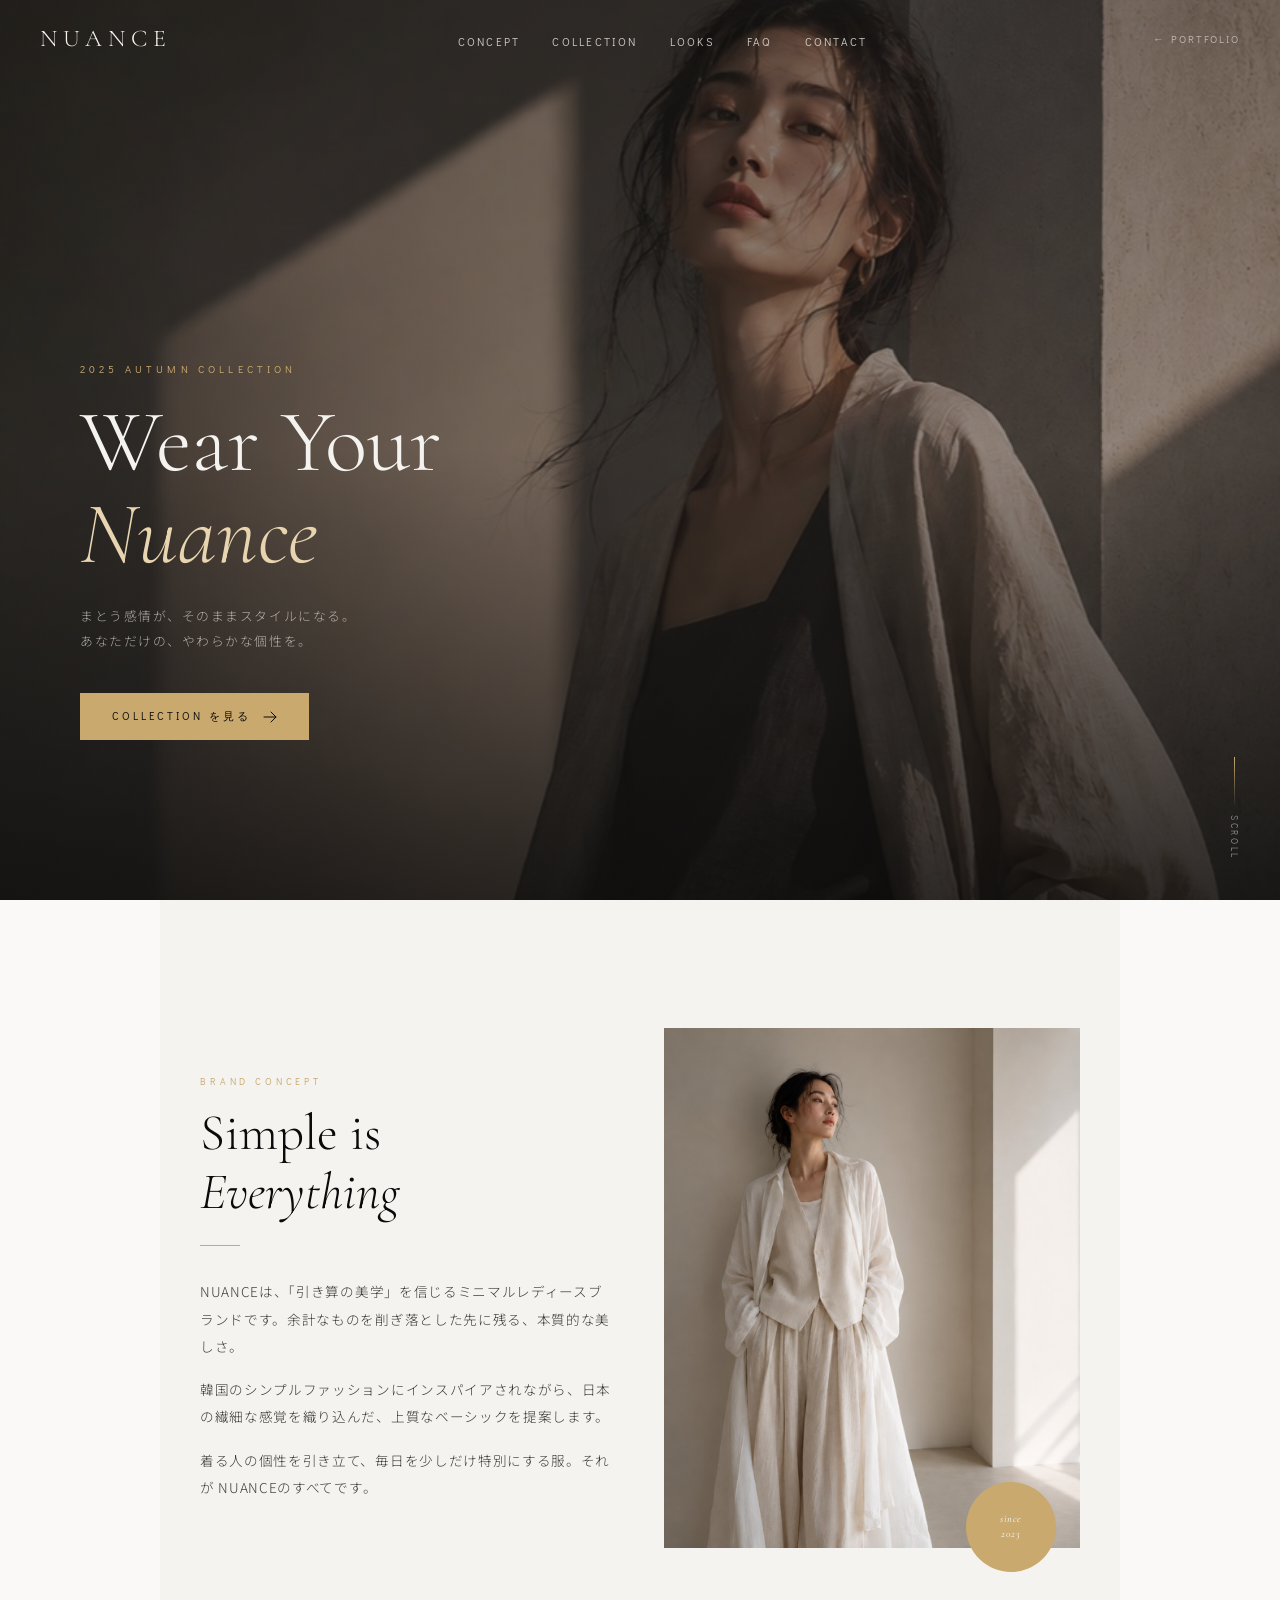
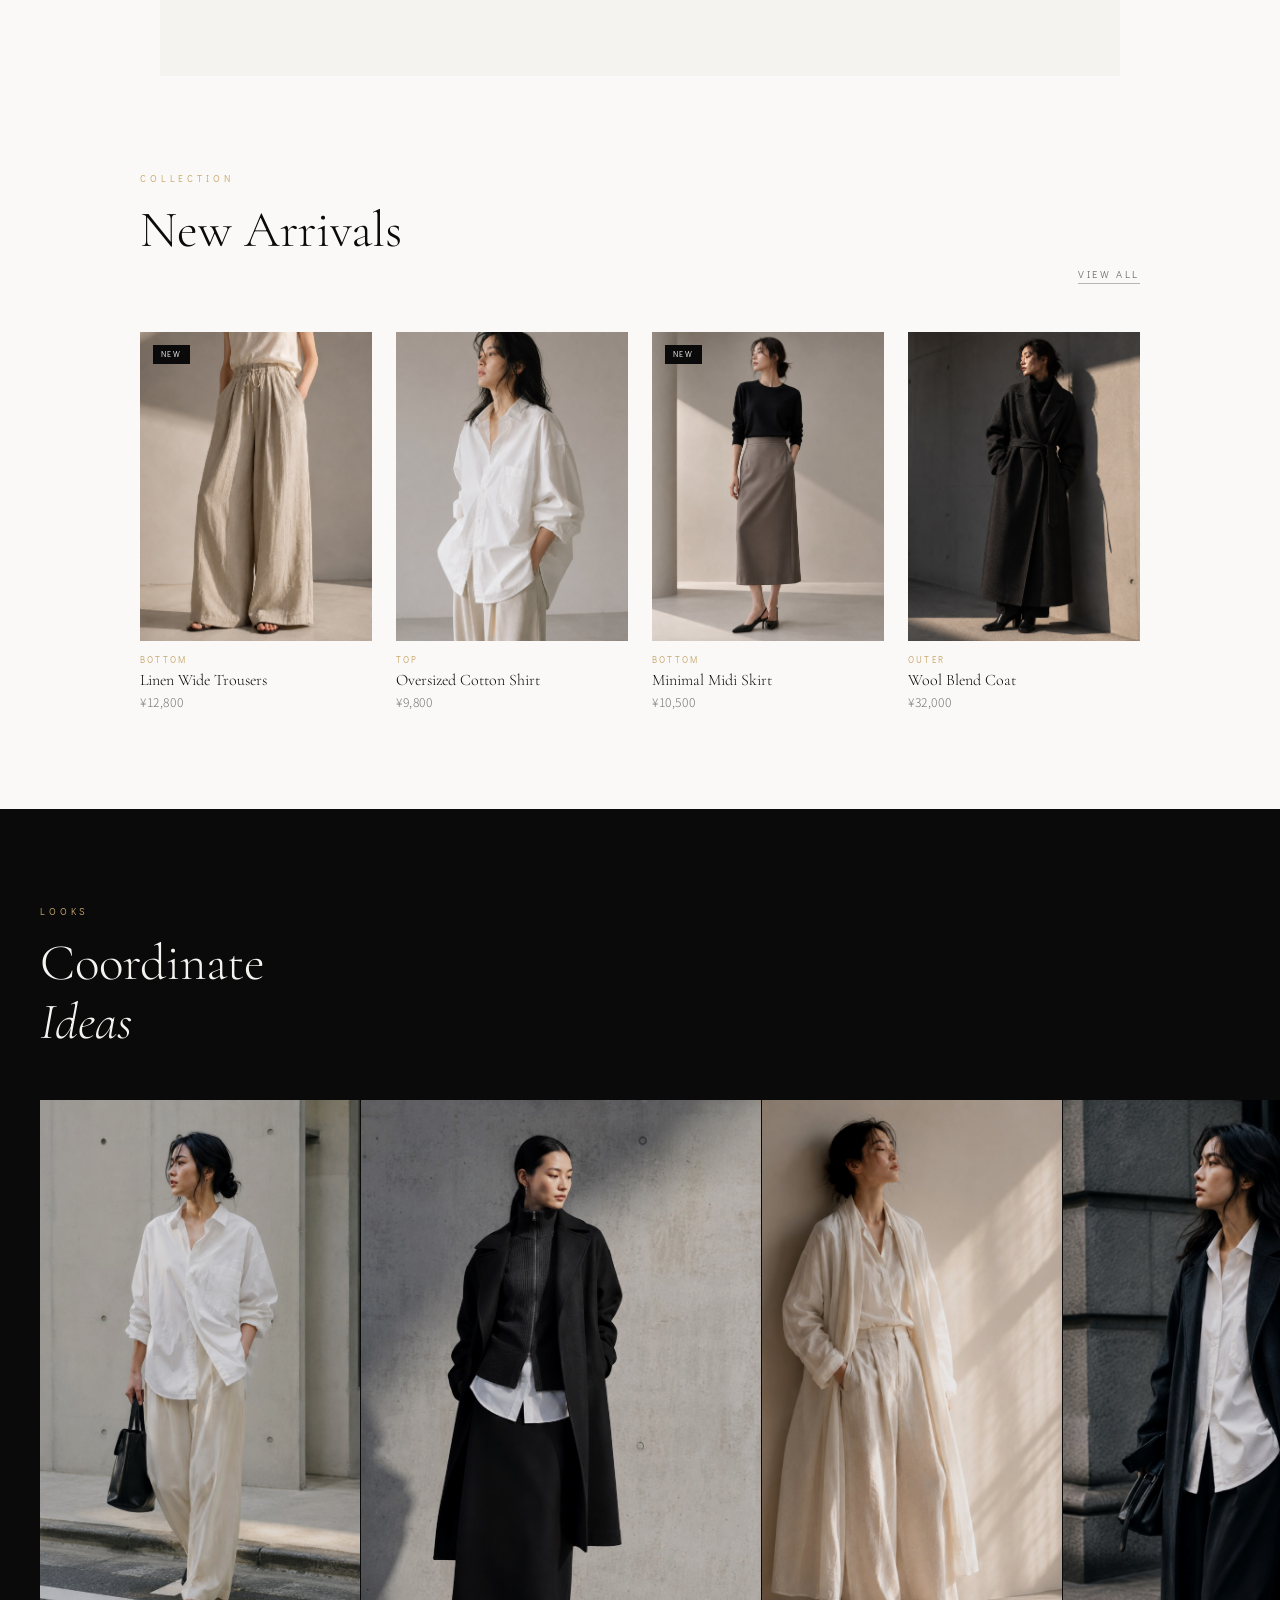
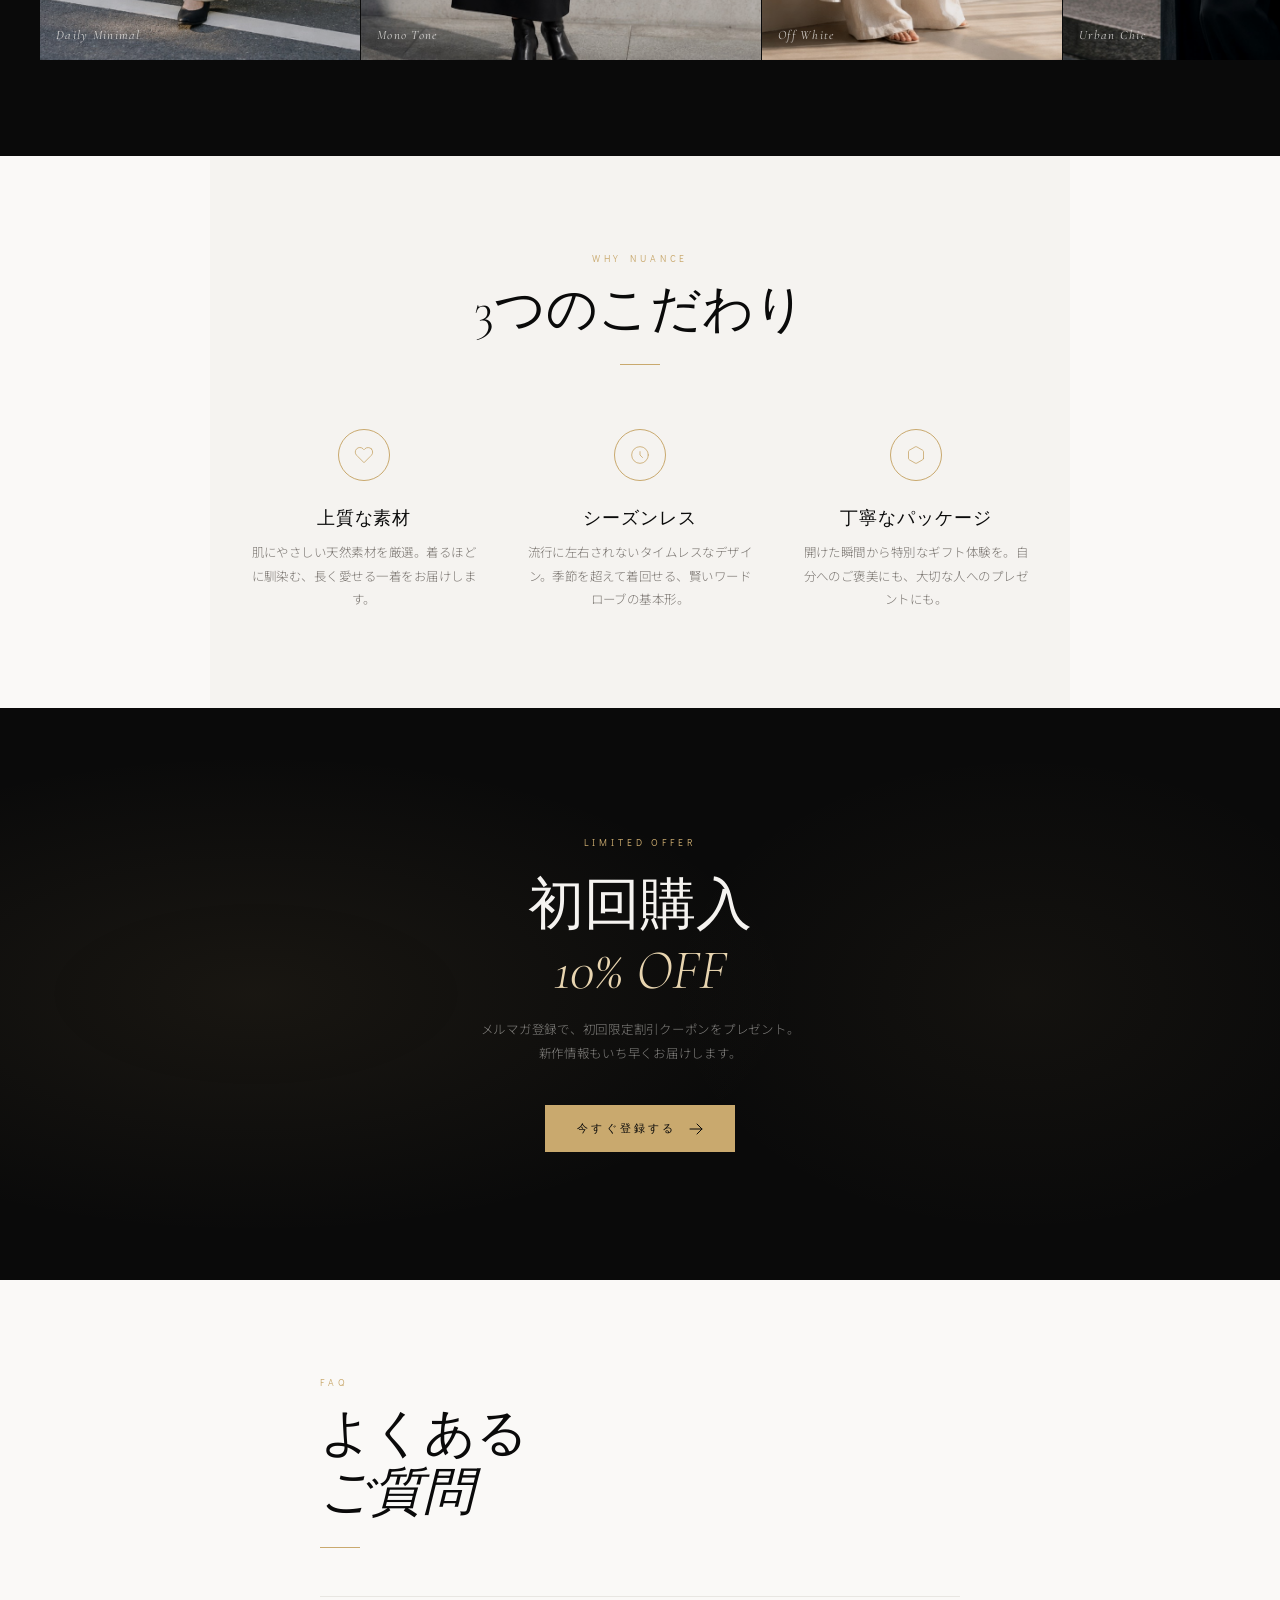
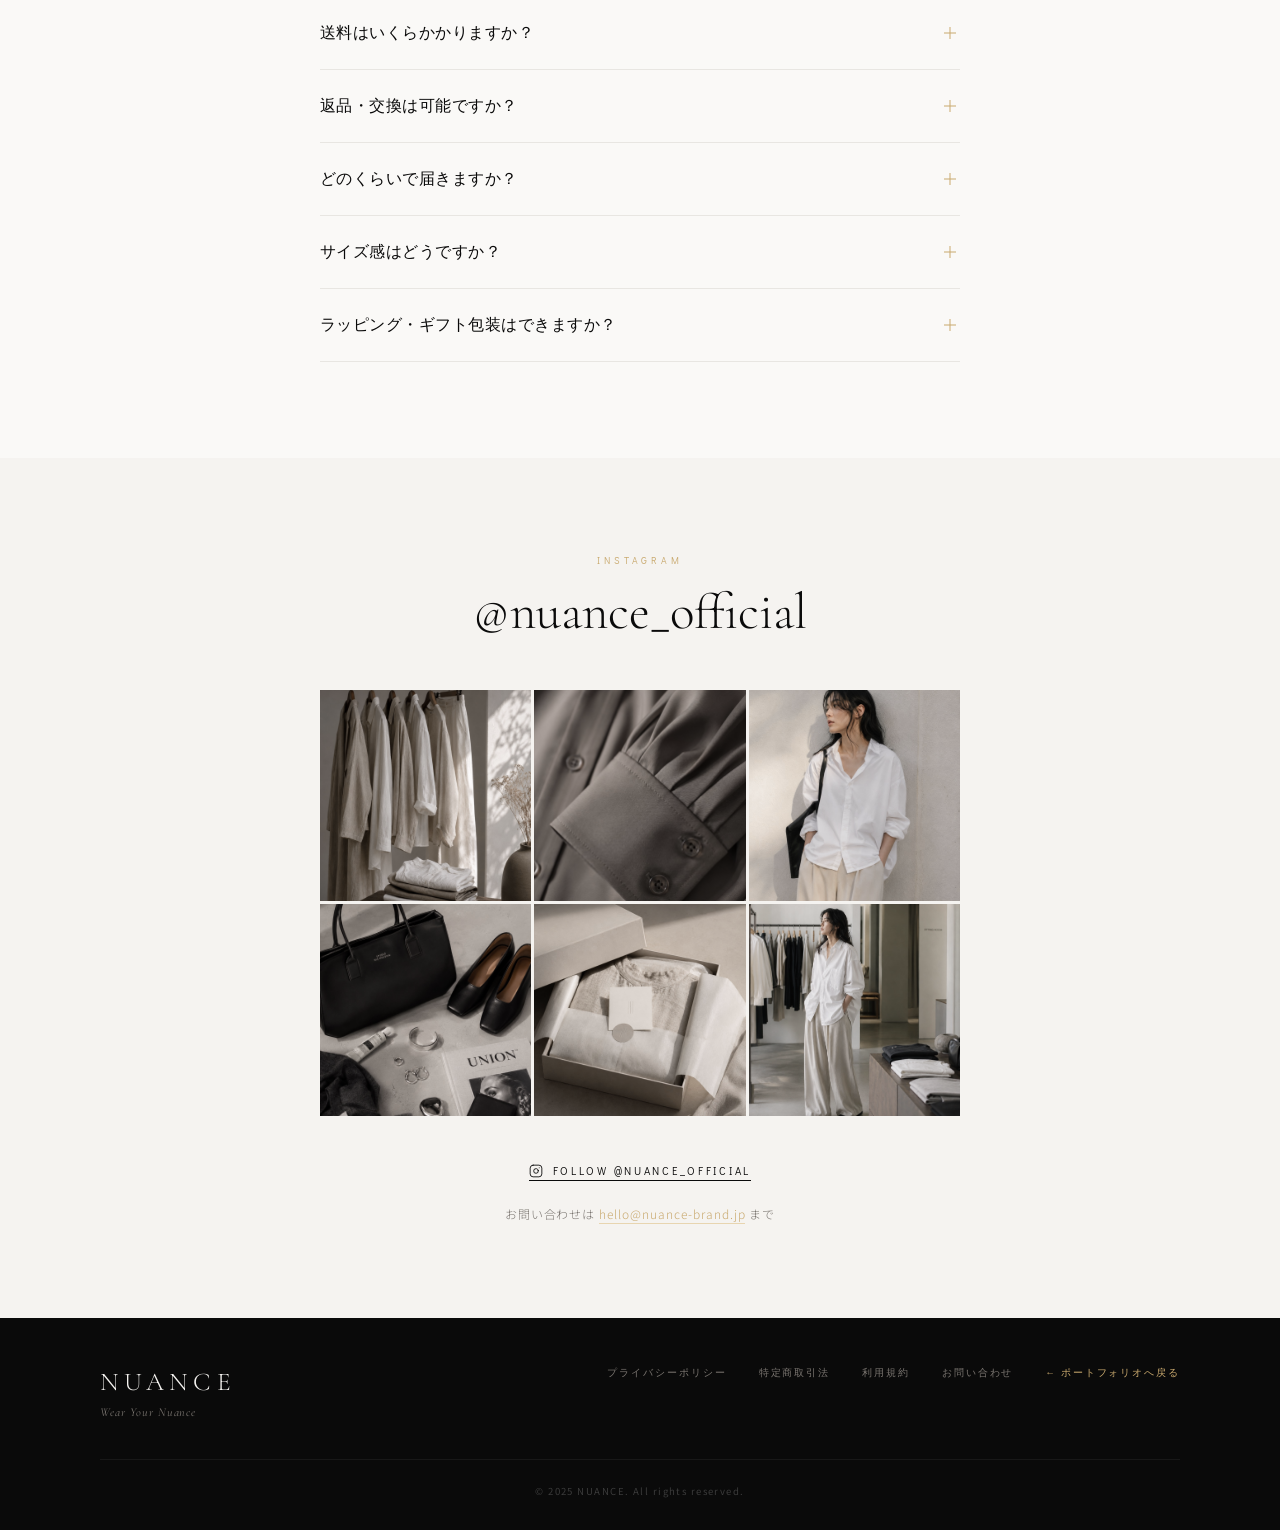
<file: nuance/index.html>
<!DOCTYPE html>
<html lang="ja">
<head>
  <meta charset="UTF-8">
  <meta name="viewport" content="width=device-width, initial-scale=1.0">
  <title>NUANCE — ニュアンス</title>
  <link rel="preconnect" href="https://fonts.googleapis.com">
  <link rel="preconnect" href="https://fonts.gstatic.com" crossorigin>
  <link href="https://fonts.googleapis.com/css2?family=Cormorant+Garamond:ital,wght@0,300;0,400;1,300;1,400&family=Noto+Sans+JP:wght@300;400&family=Didact+Gothic&display=swap" rel="stylesheet">
  <style>
    /* ===== RESET & VARIABLES ===== */
    *, *::before, *::after { box-sizing: border-box; margin: 0; padding: 0; }

    :root {
      --black: #0a0a0a;
      --off-white: #f5f3f0;
      --warm-white: #faf9f7;
      --gray-100: #e8e6e2;
      --gray-300: #b8b4ae;
      --gray-500: #7a7570;
      --gray-700: #3d3a36;
      --accent: #c9a96e;
      --accent-light: #e8d5b0;
      --font-display: 'Cormorant Garamond', serif;
      --font-body: 'Noto Sans JP', sans-serif;
      --font-sub: 'Didact Gothic', sans-serif;
      --transition: 0.4s cubic-bezier(0.25, 0.46, 0.45, 0.94);
    }

    html { scroll-behavior: smooth; }

    body {
      font-family: var(--font-body);
      background: var(--warm-white);
      color: var(--black);
      overflow-x: hidden;
      cursor: default;
    }

    /* ===== SCROLLBAR ===== */
    ::-webkit-scrollbar { width: 3px; }
    ::-webkit-scrollbar-track { background: var(--off-white); }
    ::-webkit-scrollbar-thumb { background: var(--accent); }

    /* ===== NAVIGATION ===== */
    nav {
      position: fixed;
      top: 0; left: 0; right: 0;
      z-index: 100;
      padding: 1rem 2.5rem;
      display: flex;
      justify-content: space-between;
      align-items: center;
      background: rgba(250, 249, 247, 0.97);
      backdrop-filter: blur(12px);
      border-bottom: 1px solid var(--gray-100);
      transition: background var(--transition), padding var(--transition);
    }

    nav.hero-top {
      background: transparent;
      backdrop-filter: none;
      border-bottom: none;
      padding: 1.5rem 2.5rem;
    }

    nav.scrolled {
      background: rgba(250, 249, 247, 0.97);
      backdrop-filter: blur(12px);
      padding: 1rem 2.5rem;
      border-bottom: 1px solid var(--gray-100);
    }

    .nav-logo {
      font-family: var(--font-display);
      font-size: 1.5rem;
      font-weight: 300;
      letter-spacing: 0.25em;
      color: var(--off-white);
      text-decoration: none;
      transition: color var(--transition);
    }

    nav.scrolled .nav-logo { color: var(--black); }

    .nav-links {
      display: flex;
      gap: 2rem;
      list-style: none;
    }

    .nav-links a {
      font-family: var(--font-sub);
      font-size: 0.7rem;
      letter-spacing: 0.2em;
      color: var(--gray-700);
      text-decoration: none;
      transition: color var(--transition);
      text-transform: uppercase;
    }

    nav.hero-top .nav-links a { color: rgba(245,243,240,0.8); }

    nav.scrolled .nav-links a { color: var(--gray-500); }
    .nav-links a:hover { color: var(--accent) !important; }

    .nav-hamburger {
      display: none;
      flex-direction: column;
      gap: 5px;
      cursor: pointer;
      padding: 4px;
    }
    .nav-hamburger span {
      display: block;
      width: 22px; height: 1px;
      background: var(--off-white);
      transition: background var(--transition);
    }
    nav.scrolled .nav-hamburger span { background: var(--black); }

    .nav-back {
      font-family: var(--font-sub);
      font-size: 0.65rem;
      letter-spacing: 0.18em;
      color: var(--gray-500);
      text-decoration: none;
      text-transform: uppercase;
      transition: color var(--transition);
    }
    nav.hero-top .nav-back { color: rgba(245,243,240,0.6); }
    .nav-back:hover { color: var(--accent) !important; }

    /* ===== HERO ===== */
    #hero {
      position: relative;
      height: 100svh;
      min-height: 600px;
      display: flex;
      align-items: flex-end;
      justify-content: flex-start;
      overflow: hidden;
    }

    .hero-bg {
      position: absolute;
      inset: 0;
      background: linear-gradient(
        135deg,
        #1a1714 0%,
        #2d2826 40%,
        #3d3530 70%,
        #2a2420 100%
      );
    }

    /* Overlay image from Unsplash */
    .hero-img {
      position: absolute;
      inset: 0;
      width: 100%; height: 100%;
      object-fit: cover;
      object-position: 66% 10%;
      opacity: 0.55;
    }

    .hero-overlay {
      position: absolute;
      inset: 0;
      background: linear-gradient(
        to top,
        rgba(10,10,10,0.75) 0%,
        rgba(10,10,10,0.1) 50%,
        rgba(10,10,10,0.2) 100%
      );
    }

    .hero-content {
      position: relative;
      z-index: 2;
      padding: 4rem 2.5rem;
      max-width: 560px;
      animation: fadeUp 1.2s ease both;
    }

    .hero-eyebrow {
      font-family: var(--font-sub);
      font-size: 0.65rem;
      letter-spacing: 0.4em;
      color: var(--accent);
      text-transform: uppercase;
      margin-bottom: 1.2rem;
      opacity: 0;
      animation: fadeUp 1s ease 0.3s both;
    }

    .hero-title {
      font-family: var(--font-display);
      font-size: clamp(2.8rem, 9vw, 5.5rem);
      font-weight: 300;
      line-height: 1.05;
      color: var(--off-white);
      margin-bottom: 1.5rem;
      opacity: 0;
      animation: fadeUp 1s ease 0.5s both;
    }

    .hero-title em {
      font-style: italic;
      color: var(--accent-light);
    }

    .hero-sub {
      font-size: 0.8rem;
      font-weight: 300;
      letter-spacing: 0.12em;
      color: rgba(245,243,240,0.65);
      line-height: 1.9;
      margin-bottom: 2.5rem;
      opacity: 0;
      animation: fadeUp 1s ease 0.7s both;
    }

    .btn-primary {
      display: inline-flex;
      align-items: center;
      gap: 0.8rem;
      font-family: var(--font-sub);
      font-size: 0.68rem;
      letter-spacing: 0.28em;
      text-transform: uppercase;
      color: var(--black);
      background: var(--accent);
      padding: 1rem 2rem;
      text-decoration: none;
      transition: all var(--transition);
      opacity: 0;
      animation: fadeUp 1s ease 0.9s both;
      border: none;
      cursor: pointer;
    }

    .btn-primary:hover {
      background: var(--accent-light);
      gap: 1.2rem;
    }

    .btn-primary svg { flex-shrink: 0; }

    .hero-scroll {
      position: absolute;
      bottom: 2.5rem;
      right: 2.5rem;
      z-index: 2;
      display: flex;
      flex-direction: column;
      align-items: center;
      gap: 0.5rem;
      opacity: 0;
      animation: fadeIn 1s ease 1.5s both;
    }

    .hero-scroll span {
      font-family: var(--font-sub);
      font-size: 0.55rem;
      letter-spacing: 0.3em;
      color: rgba(245,243,240,0.5);
      text-transform: uppercase;
      writing-mode: vertical-rl;
    }

    .scroll-line {
      width: 1px;
      height: 50px;
      background: linear-gradient(to bottom, var(--accent), transparent);
      animation: scrollLine 2s ease-in-out infinite;
    }

    @keyframes scrollLine {
      0% { transform: scaleY(0); transform-origin: top; }
      50% { transform: scaleY(1); transform-origin: top; }
      51% { transform: scaleY(1); transform-origin: bottom; }
      100% { transform: scaleY(0); transform-origin: bottom; }
    }

    /* ===== SECTION COMMON ===== */
    section {
      padding: 6rem 2.5rem;
      scroll-margin-top: 70px;
    }

    .section-label {
      font-family: var(--font-sub);
      font-size: 0.6rem;
      letter-spacing: 0.4em;
      color: var(--accent);
      text-transform: uppercase;
      margin-bottom: 1rem;
    }

    .section-title {
      font-family: var(--font-display);
      font-size: clamp(2rem, 5vw, 3.2rem);
      font-weight: 300;
      line-height: 1.15;
      color: var(--black);
      margin-bottom: 1.5rem;
    }

    .section-title em { font-style: italic; }

    .divider {
      width: 40px;
      height: 1px;
      background: var(--accent);
      margin-bottom: 2rem;
    }

    /* ===== CONCEPT ===== */
    #concept {
      background: var(--off-white);
      display: grid;
      grid-template-columns: 1fr;
      gap: 3rem;
      max-width: 960px;
      margin: 0 auto;
    }

    .concept-text-wrap { max-width: 520px; }

    .concept-body {
      font-size: 0.85rem;
      font-weight: 300;
      line-height: 2;
      color: var(--gray-700);
      letter-spacing: 0.05em;
    }

    .concept-body p + p { margin-top: 1.2em; }

    .concept-image-wrap {
      position: relative;
    }

    .concept-img {
      width: 100%;
      aspect-ratio: 4/5;
      object-fit: cover;
      display: block;
    }

    .concept-badge {
      position: absolute;
      bottom: -1.5rem;
      right: 1.5rem;
      width: 90px;
      height: 90px;
      border-radius: 50%;
      background: var(--accent);
      display: flex;
      align-items: center;
      justify-content: center;
      text-align: center;
    }

    .concept-badge span {
      font-family: var(--font-display);
      font-size: 0.65rem;
      font-style: italic;
      color: var(--warm-white);
      line-height: 1.4;
      letter-spacing: 0.05em;
    }

    @media (min-width: 768px) {
      #concept {
        grid-template-columns: 1fr 1fr;
        align-items: center;
        padding: 8rem 2.5rem;
      }
    }

    /* ===== PRODUCTS ===== */
    #products {
      background: var(--warm-white);
      max-width: 1080px;
      margin: 0 auto;
    }

    .products-header {
      display: flex;
      justify-content: space-between;
      align-items: flex-end;
      margin-bottom: 3rem;
      flex-wrap: wrap;
      gap: 1rem;
    }

    .products-header-left {}

    .view-all {
      font-family: var(--font-sub);
      font-size: 0.65rem;
      letter-spacing: 0.25em;
      color: var(--gray-500);
      text-decoration: none;
      text-transform: uppercase;
      border-bottom: 1px solid var(--gray-300);
      padding-bottom: 2px;
      transition: color var(--transition), border-color var(--transition);
    }

    .view-all:hover { color: var(--accent); border-color: var(--accent); }

    .products-grid {
      display: grid;
      grid-template-columns: repeat(2, 1fr);
      gap: 1rem;
    }

    @media (min-width: 640px) {
      .products-grid { grid-template-columns: repeat(2, 1fr); gap: 1.5rem; }
    }

    @media (min-width: 900px) {
      .products-grid { grid-template-columns: repeat(4, 1fr); }
    }

    .product-card {
      position: relative;
      overflow: visible;
      cursor: pointer;
      display: flex;
      flex-direction: column;
    }

    .product-card:hover .product-img { transform: scale(1.04); }
    .product-card:hover .product-overlay { opacity: 1; }

    .product-img-wrap {
      overflow: hidden;
      aspect-ratio: 3/4;
      background: var(--gray-100);
      position: relative;
      flex-shrink: 0;
    }

    .product-img {
      width: 100%; height: 100%;
      object-fit: cover;
      display: block;
      transition: transform 0.6s cubic-bezier(0.25, 0.46, 0.45, 0.94);
    }

    .product-overlay {
      position: absolute;
      inset: 0;
      background: rgba(10,10,10,0.3);
      display: flex;
      align-items: center;
      justify-content: center;
      opacity: 0;
      transition: opacity var(--transition);
    }

    .overlay-btn {
      font-family: var(--font-sub);
      font-size: 0.6rem;
      letter-spacing: 0.25em;
      color: var(--off-white);
      text-transform: uppercase;
      border: 1px solid rgba(245,243,240,0.6);
      padding: 0.6rem 1.2rem;
      text-decoration: none;
      transition: all 0.3s ease;
    }

    .overlay-btn:hover { background: var(--accent); border-color: var(--accent); color: var(--black); }

    .product-info {
      padding: 0.8rem 0 0.2rem;
    }

    .product-tag {
      font-family: var(--font-sub);
      font-size: 0.55rem;
      letter-spacing: 0.25em;
      color: var(--accent);
      text-transform: uppercase;
      margin-bottom: 0.3rem;
    }

    .product-name {
      font-family: var(--font-display);
      font-size: 1rem;
      font-weight: 300;
      color: var(--black);
      margin-bottom: 0.2rem;
    }

    .product-price {
      font-size: 0.75rem;
      font-weight: 300;
      color: var(--gray-500);
      letter-spacing: 0.05em;
    }

    .product-badge-new {
      position: absolute;
      top: 0.8rem;
      left: 0.8rem;
      font-family: var(--font-sub);
      font-size: 0.5rem;
      letter-spacing: 0.2em;
      color: var(--warm-white);
      background: var(--black);
      padding: 0.3rem 0.5rem;
      text-transform: uppercase;
    }

    /* ===== COORDINATE / LOOKBOOK ===== */
    #coordinate {
      background: var(--black);
      overflow: hidden;
      padding: 6rem 0;
    }

    .coord-header {
      padding: 0 2.5rem;
      margin-bottom: 3rem;
    }

    .coord-header .section-title { color: var(--off-white); }
    .coord-header .section-label { }

    .coord-scroll-wrapper {
      overflow-x: auto;
      -webkit-overflow-scrolling: touch;
      scrollbar-width: none;
      cursor: grab;
    }

    .coord-scroll-wrapper::-webkit-scrollbar { display: none; }

    .coord-scroll-wrapper:active { cursor: grabbing; }

    .coord-track {
      display: flex;
      gap: 1px;
      width: max-content;
      padding: 0 2.5rem;
    }

    .coord-item {
      flex-shrink: 0;
      position: relative;
      overflow: hidden;
    }

    .coord-item:nth-child(1) { width: clamp(200px, 40vw, 320px); }
    .coord-item:nth-child(2) { width: clamp(260px, 50vw, 400px); }
    .coord-item:nth-child(3) { width: clamp(200px, 40vw, 300px); }
    .coord-item:nth-child(4) { width: clamp(260px, 50vw, 380px); }

    .coord-img {
      width: 100%;
      height: clamp(380px, 70vw, 560px);
      object-fit: cover;
      object-position: top;
      display: block;
      filter: brightness(0.9) contrast(1.05);
      transition: filter 0.4s ease, transform 0.5s ease;
    }

    .coord-item:hover .coord-img { filter: brightness(1) contrast(1.02); transform: scale(1.02); }

    .coord-label {
      position: absolute;
      bottom: 1rem;
      left: 1rem;
    }

    .coord-label span {
      font-family: var(--font-display);
      font-size: 0.8rem;
      font-style: italic;
      color: rgba(245,243,240,0.8);
      letter-spacing: 0.1em;
    }

    /* ===== FEATURES ===== */
    #features {
      background: var(--off-white);
      max-width: 860px;
      margin: 0 auto;
      text-align: center;
    }

    .features-header { margin-bottom: 4rem; }
    .features-header .divider { margin: 1.5rem auto 0; }

    .features-grid {
      display: grid;
      grid-template-columns: 1fr;
      gap: 2.5rem;
    }

    @media (min-width: 640px) {
      .features-grid { grid-template-columns: repeat(3, 1fr); gap: 3rem; }
    }

    .feature-item {}

    .feature-icon {
      width: 52px; height: 52px;
      margin: 0 auto 1.5rem;
      display: flex;
      align-items: center;
      justify-content: center;
      border: 1px solid var(--accent);
      border-radius: 50%;
    }

    .feature-icon svg { stroke: var(--accent); }

    .feature-title {
      font-family: var(--font-display);
      font-size: 1.15rem;
      font-weight: 300;
      color: var(--black);
      margin-bottom: 0.7rem;
      letter-spacing: 0.05em;
    }

    .feature-desc {
      font-size: 0.78rem;
      font-weight: 300;
      color: var(--gray-500);
      line-height: 1.9;
      letter-spacing: 0.04em;
    }

    /* ===== CTA ===== */
    #cta {
      position: relative;
      background: var(--black);
      overflow: hidden;
      padding: 8rem 2.5rem;
      text-align: center;
    }

    .cta-bg {
      position: absolute;
      inset: 0;
      background:
        radial-gradient(ellipse 60% 60% at 20% 50%, rgba(201,169,110,0.08) 0%, transparent 70%),
        radial-gradient(ellipse 40% 60% at 80% 50%, rgba(201,169,110,0.05) 0%, transparent 70%);
    }

    .cta-content { position: relative; z-index: 1; max-width: 520px; margin: 0 auto; }

    .cta-eyebrow {
      font-family: var(--font-sub);
      font-size: 0.6rem;
      letter-spacing: 0.4em;
      color: var(--accent);
      text-transform: uppercase;
      margin-bottom: 1.5rem;
    }

    .cta-title {
      font-family: var(--font-display);
      font-size: clamp(2rem, 6vw, 3.5rem);
      font-weight: 300;
      color: var(--off-white);
      line-height: 1.15;
      margin-bottom: 1rem;
    }

    .cta-title em { font-style: italic; color: var(--accent-light); }

    .cta-sub {
      font-size: 0.78rem;
      font-weight: 300;
      color: rgba(245,243,240,0.5);
      line-height: 1.9;
      letter-spacing: 0.06em;
      margin-bottom: 2.5rem;
    }

    .btn-outline {
      display: inline-flex;
      align-items: center;
      gap: 0.8rem;
      font-family: var(--font-sub);
      font-size: 0.68rem;
      letter-spacing: 0.28em;
      text-transform: uppercase;
      color: var(--off-white);
      border: 1px solid rgba(245,243,240,0.3);
      padding: 1rem 2rem;
      text-decoration: none;
      transition: all var(--transition);
    }

    .btn-outline:hover {
      background: var(--accent);
      border-color: var(--accent);
      color: var(--black);
    }

    /* ===== FAQ ===== */
    #faq {
      background: var(--warm-white);
      max-width: 720px;
      margin: 0 auto;
    }

    .faq-header { margin-bottom: 3rem; }

    .faq-list { border-top: 1px solid var(--gray-100); }

    .faq-item {
      border-bottom: 1px solid var(--gray-100);
    }

    .faq-q {
      width: 100%;
      display: flex;
      justify-content: space-between;
      align-items: center;
      padding: 1.5rem 0;
      background: none;
      border: none;
      cursor: pointer;
      text-align: left;
      gap: 1rem;
    }

    .faq-q-text {
      font-family: var(--font-display);
      font-size: 1rem;
      font-weight: 300;
      color: var(--black);
      letter-spacing: 0.03em;
      line-height: 1.5;
    }

    .faq-icon {
      flex-shrink: 0;
      width: 20px; height: 20px;
      position: relative;
    }

    .faq-icon::before,
    .faq-icon::after {
      content: '';
      position: absolute;
      background: var(--accent);
      transition: transform 0.3s ease, opacity 0.3s ease;
    }

    .faq-icon::before { width: 12px; height: 1px; top: 50%; left: 50%; transform: translate(-50%, -50%); }
    .faq-icon::after { width: 1px; height: 12px; top: 50%; left: 50%; transform: translate(-50%, -50%); }

    .faq-item.open .faq-icon::after { transform: translate(-50%, -50%) rotate(90deg); opacity: 0; }

    .faq-a {
      overflow: hidden;
      max-height: 0;
      transition: max-height 0.4s cubic-bezier(0.25, 0.46, 0.45, 0.94);
    }

    .faq-item.open .faq-a { max-height: 200px; }

    .faq-a-inner {
      padding-bottom: 1.5rem;
      font-size: 0.82rem;
      font-weight: 300;
      color: var(--gray-500);
      line-height: 1.9;
      letter-spacing: 0.04em;
    }

    /* ===== SNS / CONTACT ===== */
    #sns {
      background: var(--off-white);
      text-align: center;
      padding: 6rem 2.5rem;
    }

    .sns-header { margin-bottom: 3rem; }

    .sns-grid {
      display: grid;
      grid-template-columns: repeat(3, 1fr);
      gap: 3px;
      max-width: 640px;
      margin: 0 auto 3rem;
    }

    .sns-thumb {
      aspect-ratio: 1;
      overflow: hidden;
      background: var(--gray-100);
      position: relative;
    }

    .sns-thumb img {
      width: 100%; height: 100%;
      object-fit: cover;
      display: block;
      filter: grayscale(30%);
      transition: filter 0.4s ease, transform 0.4s ease;
    }

    .sns-thumb:hover img { filter: grayscale(0%); transform: scale(1.05); }

    .sns-link-wrap {
      display: flex;
      flex-direction: column;
      align-items: center;
      gap: 1.5rem;
    }

    .sns-ig {
      display: inline-flex;
      align-items: center;
      gap: 0.6rem;
      font-family: var(--font-sub);
      font-size: 0.68rem;
      letter-spacing: 0.25em;
      color: var(--black);
      text-decoration: none;
      text-transform: uppercase;
      border-bottom: 1px solid var(--black);
      padding-bottom: 2px;
      transition: color var(--transition), border-color var(--transition);
    }

    .sns-ig:hover { color: var(--accent); border-color: var(--accent); }

    .contact-note {
      font-size: 0.75rem;
      font-weight: 300;
      color: var(--gray-500);
      letter-spacing: 0.08em;
    }

    .contact-note a {
      color: var(--accent);
      text-decoration: none;
      border-bottom: 1px solid var(--accent-light);
      padding-bottom: 1px;
      transition: border-color var(--transition);
    }

    .contact-note a:hover { border-color: var(--accent); }

    /* ===== FOOTER ===== */
    footer {
      background: var(--black);
      padding: 3rem 2.5rem 2rem;
    }

    .footer-inner {
      display: flex;
      flex-direction: column;
      gap: 2rem;
      max-width: 1080px;
      margin: 0 auto;
      flex-wrap: wrap;
    }

    @media (min-width: 768px) {
      .footer-inner { flex-direction: row; justify-content: space-between; align-items: flex-start; flex-wrap: wrap; gap: 1.5rem; }
    }

    .footer-logo {
      font-family: var(--font-display);
      font-size: 1.6rem;
      font-weight: 300;
      letter-spacing: 0.2em;
      color: var(--off-white);
      margin-bottom: 0.5rem;
    }

    .footer-brand { min-width: 160px; }

    .footer-tagline {
      font-family: var(--font-display);
      font-style: italic;
      font-size: 0.75rem;
      color: var(--gray-500);
      letter-spacing: 0.08em;
    }

    .footer-nav {
      display: flex;
      gap: 2rem;
      flex-wrap: wrap;
    }

    .footer-nav a {
      font-family: var(--font-sub);
      font-size: 0.6rem;
      letter-spacing: 0.2em;
      color: var(--gray-500);
      text-decoration: none;
      text-transform: uppercase;
      transition: color var(--transition);
    }

    .footer-nav a:hover { color: var(--accent); }

    .footer-bottom {
      margin-top: 2.5rem;
      padding-top: 1.5rem;
      border-top: 1px solid rgba(255,255,255,0.06);
      text-align: center;
      max-width: 1080px;
      margin-left: auto;
      margin-right: auto;
    }

    .footer-copy {
      font-size: 0.6rem;
      letter-spacing: 0.15em;
      color: rgba(255,255,255,0.2);
    }

    /* ===== ANIMATIONS ===== */
    @keyframes fadeUp {
      from { opacity: 0; transform: translateY(24px); }
      to { opacity: 1; transform: translateY(0); }
    }

    @keyframes fadeIn {
      from { opacity: 0; }
      to { opacity: 1; }
    }

    .reveal {
      opacity: 0;
      transform: translateY(30px);
      transition: opacity 0.8s ease, transform 0.8s ease;
    }

    .reveal.visible {
      opacity: 1;
      transform: translateY(0);
    }

    .reveal-delay-1 { transition-delay: 0.1s; }
    .reveal-delay-2 { transition-delay: 0.2s; }
    .reveal-delay-3 { transition-delay: 0.3s; }
    .reveal-delay-4 { transition-delay: 0.4s; }

    @media (min-width: 1100px) {
      .hero-img { object-position: 64% 8%; }
    }

    /* ===== MOBILE ===== */
    @media (max-width: 640px) {
      nav { padding: 1rem 1.5rem; }
      nav.hero-top { padding: 1.25rem 1.5rem; }
      nav.scrolled { padding: 1rem 1.5rem; }
      .nav-logo { font-size: 1.25rem; letter-spacing: 0.18em; }
      .nav-links { display: none; }
      .nav-hamburger { display: flex; }
      #hero { min-height: 560px; }
      .hero-img { object-position: 72% 20%; }
      .hero-content { max-width: 100%; padding: 4rem 1.5rem 5.5rem; }
      .cta-sub br { display: none; }
      .btn-primary,
      .btn-outline {
        max-width: 100%;
        justify-content: center;
        text-align: center;
        line-height: 1.5;
        letter-spacing: 0.18em;
      }
      .hero-scroll { right: 1.5rem; bottom: 1.5rem; }
      section { padding: 5rem 1.5rem; }
      #coordinate { padding: 5rem 0; }
      .coord-header { padding: 0 1.5rem; }
      .coord-track { padding: 0 1.5rem; }
      .overlay-btn {
        max-width: calc(100% - 1rem);
        padding: 0.55rem 0.7rem;
        letter-spacing: 0.16em;
        white-space: nowrap;
      }
      .faq-item.open .faq-a { max-height: 420px; }
      .sns-ig {
        max-width: 100%;
        justify-content: center;
        text-align: center;
        line-height: 1.5;
        letter-spacing: 0.16em;
      }
      .contact-note { line-height: 1.8; overflow-wrap: anywhere; }
      footer { padding-left: 1.5rem; padding-right: 1.5rem; }
      .footer-nav { gap: 1rem 1.5rem; }
    }
  </style>
</head>
<body>

  <!-- NAV -->
  <nav id="nav">
    <a href="#hero" class="nav-logo">NUANCE</a>
    <ul class="nav-links">
      <li><a href="#concept">concept</a></li>
      <li><a href="#products">collection</a></li>
      <li><a href="#coordinate">looks</a></li>
      <li><a href="#faq">faq</a></li>
      <li><a href="#sns">contact</a></li>
    </ul>
    <a href="../" class="nav-back" aria-label="ポートフォリオトップへ戻る">← Portfolio</a>
    <div class="nav-hamburger" id="hamburger" aria-label="メニュー" role="button" tabindex="0">
      <span></span><span></span><span></span>
    </div>
  </nav>

  <!-- HERO -->
  <section id="hero">
    <div class="hero-bg"></div>
    <img
      class="hero-img"
      src="assets/nuance-hero.jpg"
      alt="NUANCEヒーロービジュアル"
      loading="eager"
    >
    <div class="hero-overlay"></div>
    <div class="hero-content">
      <p class="hero-eyebrow">2025 Autumn Collection</p>
      <h1 class="hero-title">Wear Your<br><em>Nuance</em></h1>
      <p class="hero-sub">まとう感情が、そのままスタイルになる。<br>あなただけの、やわらかな個性を。</p>
      <a href="#products" class="btn-primary">
        Collection を見る
        <svg width="14" height="14" viewBox="0 0 14 14" fill="none" xmlns="http://www.w3.org/2000/svg">
          <path d="M1 7H13M8 2L13 7L8 12" stroke="currentColor" stroke-width="1" stroke-linecap="round" stroke-linejoin="round"/>
        </svg>
      </a>
    </div>
    <div class="hero-scroll">
      <div class="scroll-line"></div>
      <span>scroll</span>
    </div>
  </section>

  <!-- CONCEPT -->
  <section id="concept">
    <div class="concept-text-wrap reveal">
      <p class="section-label">Brand Concept</p>
      <h2 class="section-title">Simple is<br><em>Everything</em></h2>
      <div class="divider"></div>
      <div class="concept-body">
        <p>NUANCEは、「引き算の美学」を信じるミニマルレディースブランドです。余計なものを削ぎ落とした先に残る、本質的な美しさ。</p>
        <p>韓国のシンプルファッションにインスパイアされながら、日本の繊細な感覚を織り込んだ、上質なベーシックを提案します。</p>
        <p>着る人の個性を引き立て、毎日を少しだけ特別にする服。それが NUANCEのすべてです。</p>
      </div>
    </div>
    <div class="concept-image-wrap reveal reveal-delay-2">
      <img
        class="concept-img"
        src="assets/nuance-concept.jpg"
        alt="ブランドコンセプトイメージ"
        loading="lazy"
      >
      <div class="concept-badge">
        <span>since<br>2023</span>
      </div>
    </div>
  </section>

  <!-- PRODUCTS -->
  <section id="products">
    <div class="products-header reveal">
      <div class="products-header-left">
        <p class="section-label">Collection</p>
        <h2 class="section-title">New Arrivals</h2>
      </div>
      <a href="#" class="view-all">View All</a>
    </div>
    <div class="products-grid">
      <div class="product-card reveal reveal-delay-1">
        <div class="product-img-wrap">
          <div class="product-badge-new">New</div>
          <img class="product-img"
            src="assets/product-01.jpg"
            alt="Linen Wide Trousers"
            loading="lazy">
          <div class="product-overlay">
            <a href="#" class="overlay-btn">Quick View</a>
          </div>
        </div>
        <div class="product-info">
          <p class="product-tag">Bottom</p>
          <p class="product-name">Linen Wide Trousers</p>
          <p class="product-price">¥12,800</p>
        </div>
      </div>

      <div class="product-card reveal reveal-delay-2">
        <div class="product-img-wrap">
          <img class="product-img"
            src="assets/product-02.jpg"
            alt="Oversized Cotton Shirt"
            loading="lazy">
          <div class="product-overlay">
            <a href="#" class="overlay-btn">Quick View</a>
          </div>
        </div>
        <div class="product-info">
          <p class="product-tag">Top</p>
          <p class="product-name">Oversized Cotton Shirt</p>
          <p class="product-price">¥9,800</p>
        </div>
      </div>

      <div class="product-card reveal reveal-delay-3">
        <div class="product-img-wrap">
          <div class="product-badge-new">New</div>
          <img class="product-img"
            src="assets/product-03.jpg"
            alt="Minimal Midi Skirt"
            loading="lazy">
          <div class="product-overlay">
            <a href="#" class="overlay-btn">Quick View</a>
          </div>
        </div>
        <div class="product-info">
          <p class="product-tag">Bottom</p>
          <p class="product-name">Minimal Midi Skirt</p>
          <p class="product-price">¥10,500</p>
        </div>
      </div>

      <div class="product-card reveal reveal-delay-4">
        <div class="product-img-wrap">
          <img class="product-img"
            src="assets/product-04.jpg"
            alt="Wool Blend Coat"
            loading="lazy">
          <div class="product-overlay">
            <a href="#" class="overlay-btn">Quick View</a>
          </div>
        </div>
        <div class="product-info">
          <p class="product-tag">Outer</p>
          <p class="product-name">Wool Blend Coat</p>
          <p class="product-price">¥32,000</p>
        </div>
      </div>
    </div>
  </section>

  <!-- COORDINATE -->
  <section id="coordinate" style="padding-left:0;padding-right:0;max-width:none;">
    <div class="coord-header reveal">
      <p class="section-label">Looks</p>
      <h2 class="section-title" style="color:var(--off-white)">Coordinate<br><em>Ideas</em></h2>
    </div>
    <div class="coord-scroll-wrapper" id="coordScroll">
      <div class="coord-track">
        <div class="coord-item">
          <img class="coord-img"
            src="assets/look-01.jpg"
            alt="コーデ1"
            loading="lazy">
          <div class="coord-label"><span>Daily Minimal</span></div>
        </div>
        <div class="coord-item">
          <img class="coord-img"
            src="assets/look-02.jpg"
            alt="コーデ2"
            loading="lazy">
          <div class="coord-label"><span>Mono Tone</span></div>
        </div>
        <div class="coord-item">
          <img class="coord-img"
            src="assets/look-03.jpg"
            alt="コーデ3"
            loading="lazy">
          <div class="coord-label"><span>Off White</span></div>
        </div>
        <div class="coord-item">
          <img class="coord-img"
            src="assets/look-04.jpg"
            alt="コーデ4"
            loading="lazy">
          <div class="coord-label"><span>Urban Chic</span></div>
        </div>
      </div>
    </div>
  </section>

  <!-- FEATURES -->
  <section id="features">
    <div class="features-header reveal">
      <p class="section-label">Why NUANCE</p>
      <h2 class="section-title">3つのこだわり</h2>
      <div class="divider"></div>
    </div>
    <div class="features-grid">
      <div class="feature-item reveal reveal-delay-1">
        <div class="feature-icon">
          <svg width="20" height="20" viewBox="0 0 24 24" fill="none" stroke-width="1" stroke-linecap="round" stroke-linejoin="round">
            <path d="M20.84 4.61a5.5 5.5 0 0 0-7.78 0L12 5.67l-1.06-1.06a5.5 5.5 0 0 0-7.78 7.78l1.06 1.06L12 21.23l7.78-7.78 1.06-1.06a5.5 5.5 0 0 0 0-7.78z"></path>
          </svg>
        </div>
        <h3 class="feature-title">上質な素材</h3>
        <p class="feature-desc">肌にやさしい天然素材を厳選。着るほどに馴染む、長く愛せる一着をお届けします。</p>
      </div>
      <div class="feature-item reveal reveal-delay-2">
        <div class="feature-icon">
          <svg width="20" height="20" viewBox="0 0 24 24" fill="none" stroke-width="1" stroke-linecap="round" stroke-linejoin="round">
            <circle cx="12" cy="12" r="10"></circle>
            <path d="M12 8v4l3 3"></path>
          </svg>
        </div>
        <h3 class="feature-title">シーズンレス</h3>
        <p class="feature-desc">流行に左右されないタイムレスなデザイン。季節を超えて着回せる、賢いワードローブの基本形。</p>
      </div>
      <div class="feature-item reveal reveal-delay-3">
        <div class="feature-icon">
          <svg width="20" height="20" viewBox="0 0 24 24" fill="none" stroke-width="1" stroke-linecap="round" stroke-linejoin="round">
            <path d="M21 16V8a2 2 0 0 0-1-1.73l-7-4a2 2 0 0 0-2 0l-7 4A2 2 0 0 0 3 8v8a2 2 0 0 0 1 1.73l7 4a2 2 0 0 0 2 0l7-4A2 2 0 0 0 21 16z"></path>
          </svg>
        </div>
        <h3 class="feature-title">丁寧なパッケージ</h3>
        <p class="feature-desc">開けた瞬間から特別なギフト体験を。自分へのご褒美にも、大切な人へのプレゼントにも。</p>
      </div>
    </div>
  </section>

  <!-- CTA -->
  <section id="cta">
    <div class="cta-bg"></div>
    <div class="cta-content reveal">
      <p class="cta-eyebrow">Limited Offer</p>
      <h2 class="cta-title">初回購入<br><em>10% OFF</em></h2>
      <p class="cta-sub">メルマガ登録で、初回限定割引クーポンをプレゼント。<br>新作情報もいち早くお届けします。</p>
      <a href="#" class="btn-primary">今すぐ登録する
        <svg width="14" height="14" viewBox="0 0 14 14" fill="none">
          <path d="M1 7H13M8 2L13 7L8 12" stroke="currentColor" stroke-width="1" stroke-linecap="round" stroke-linejoin="round"/>
        </svg>
      </a>
    </div>
  </section>

  <!-- FAQ -->
  <section id="faq">
    <div class="faq-header reveal">
      <p class="section-label">FAQ</p>
      <h2 class="section-title">よくある<br><em>ご質問</em></h2>
      <div class="divider"></div>
    </div>
    <div class="faq-list" role="list">
      <div class="faq-item" role="listitem">
        <button class="faq-q" aria-expanded="false">
          <span class="faq-q-text">送料はいくらかかりますか？</span>
          <span class="faq-icon" aria-hidden="true"></span>
        </button>
        <div class="faq-a" role="region">
          <div class="faq-a-inner">全国一律550円（税込）です。5,500円以上のお買い上げで送料無料になります。</div>
        </div>
      </div>
      <div class="faq-item" role="listitem">
        <button class="faq-q" aria-expanded="false">
          <span class="faq-q-text">返品・交換は可能ですか？</span>
          <span class="faq-icon" aria-hidden="true"></span>
        </button>
        <div class="faq-a" role="region">
          <div class="faq-a-inner">商品到着後7日以内であれば、未使用・タグ付きの状態に限り返品・交換が可能です。サイズ交換は1回無料です。詳しくはご利用ガイドをご確認ください。</div>
        </div>
      </div>
      <div class="faq-item" role="listitem">
        <button class="faq-q" aria-expanded="false">
          <span class="faq-q-text">どのくらいで届きますか？</span>
          <span class="faq-icon" aria-hidden="true"></span>
        </button>
        <div class="faq-a" role="region">
          <div class="faq-a-inner">ご注文確認後、通常1〜3営業日以内に発送いたします。お届けまでの目安は発送から1〜3日です（離島・山間部を除く）。</div>
        </div>
      </div>
      <div class="faq-item" role="listitem">
        <button class="faq-q" aria-expanded="false">
          <span class="faq-q-text">サイズ感はどうですか？</span>
          <span class="faq-icon" aria-hidden="true"></span>
        </button>
        <div class="faq-a" role="region">
          <div class="faq-a-inner">基本的にゆとりのあるオーバーサイズ〜ルーズシルエットが多いです。各商品ページに詳細なサイズ表と着用スタッフの身長・体重を記載しています。</div>
        </div>
      </div>
      <div class="faq-item" role="listitem">
        <button class="faq-q" aria-expanded="false">
          <span class="faq-q-text">ラッピング・ギフト包装はできますか？</span>
          <span class="faq-icon" aria-hidden="true"></span>
        </button>
        <div class="faq-a" role="region">
          <div class="faq-a-inner">はい、有料（330円）にてギフトラッピングを承っております。カートページでオプションとして選択いただけます。メッセージカードも無料でお付けできます。</div>
        </div>
      </div>
    </div>
  </section>

  <!-- SNS / CONTACT -->
  <section id="sns">
    <div class="sns-header reveal">
      <p class="section-label">Instagram</p>
      <h2 class="section-title">@nuance_official</h2>
    </div>
    <div class="sns-grid reveal">
      <div class="sns-thumb">
        <img src="assets/sns-01.jpg" alt="Instagram投稿1" loading="lazy">
      </div>
      <div class="sns-thumb">
        <img src="assets/sns-02.jpg" alt="Instagram投稿2" loading="lazy">
      </div>
      <div class="sns-thumb">
        <img src="assets/sns-03.jpg" alt="Instagram投稿3" loading="lazy">
      </div>
      <div class="sns-thumb">
        <img src="assets/sns-04.jpg" alt="Instagram投稿4" loading="lazy">
      </div>
      <div class="sns-thumb">
        <img src="assets/sns-05.jpg" alt="Instagram投稿5" loading="lazy">
      </div>
      <div class="sns-thumb">
        <img src="assets/sns-06.jpg" alt="Instagram投稿6" loading="lazy">
      </div>
    </div>
    <div class="sns-link-wrap reveal">
      <a href="https://www.instagram.com/" class="sns-ig" target="_blank" rel="noopener noreferrer">
        <svg width="14" height="14" viewBox="0 0 24 24" fill="none" stroke="currentColor" stroke-width="1.5" stroke-linecap="round" stroke-linejoin="round">
          <rect x="2" y="2" width="20" height="20" rx="5" ry="5"></rect>
          <path d="M16 11.37A4 4 0 1 1 12.63 8 4 4 0 0 1 16 11.37z"></path>
          <line x1="17.5" y1="6.5" x2="17.51" y2="6.5"></line>
        </svg>
        Follow @nuance_official
      </a>
      <p class="contact-note">お問い合わせは <a href="mailto:hello@nuance-brand.jp">hello@nuance-brand.jp</a> まで</p>
    </div>
  </section>

  <!-- FOOTER -->
  <footer>
    <div class="footer-inner">
      <div class="footer-brand">
        <p class="footer-logo">NUANCE</p>
        <p class="footer-tagline">Wear Your Nuance</p>
      </div>
      <div class="footer-nav" role="navigation" aria-label="フッターナビゲーション">
        <a href="#">プライバシーポリシー</a>
        <a href="#">特定商取引法</a>
        <a href="#">利用規約</a>
        <a href="#">お問い合わせ</a>
        <a href="../" style="color:var(--accent)">← ポートフォリオへ戻る</a>
      </div>
    </div>
    <div class="footer-bottom">
      <p class="footer-copy">© 2025 NUANCE. All rights reserved.</p>
    </div>
  </footer>

  <!-- SCRIPTS -->
  <script>
    // ===== NAVBAR SCROLL =====
    const nav = document.getElementById('nav');
    const hero = document.getElementById('hero');
    function updateNav() {
      const heroBottom = hero.getBoundingClientRect().bottom;
      // Only show transparent nav when we're near the very top of the hero
      if (window.scrollY < 80 && heroBottom > 200) {
        nav.classList.add('hero-top');
        nav.classList.remove('scrolled');
      } else {
        nav.classList.remove('hero-top');
        nav.classList.add('scrolled');
      }
    }
    window.addEventListener('scroll', updateNav, { passive: true });
    updateNav();

    // ===== FAQ ACCORDION =====
    document.querySelectorAll('.faq-q').forEach(btn => {
      btn.addEventListener('click', () => {
        const item = btn.parentElement;
        const isOpen = item.classList.contains('open');
        // close all
        document.querySelectorAll('.faq-item').forEach(i => {
          i.classList.remove('open');
          i.querySelector('.faq-q').setAttribute('aria-expanded', 'false');
        });
        if (!isOpen) {
          item.classList.add('open');
          btn.setAttribute('aria-expanded', 'true');
        }
      });
    });

    // ===== SCROLL REVEAL =====
    const reveals = document.querySelectorAll('.reveal');
    const revealObs = new IntersectionObserver((entries) => {
      entries.forEach(e => {
        if (e.isIntersecting) {
          e.target.classList.add('visible');
          revealObs.unobserve(e.target);
        }
      });
    }, { threshold: 0.1, rootMargin: '0px 0px -40px 0px' });

    reveals.forEach(el => revealObs.observe(el));
    window.addEventListener('load', () => {
      setTimeout(() => {
        reveals.forEach(el => el.classList.add('visible'));
      }, 900);
    });

    // ===== HORIZONTAL DRAG SCROLL =====
    const scrollWrap = document.getElementById('coordScroll');
    let isDown = false, startX, scrollLeft;

    scrollWrap.addEventListener('mousedown', e => {
      isDown = true;
      scrollWrap.style.cursor = 'grabbing';
      startX = e.pageX - scrollWrap.offsetLeft;
      scrollLeft = scrollWrap.scrollLeft;
    });
    scrollWrap.addEventListener('mouseleave', () => { isDown = false; scrollWrap.style.cursor = 'grab'; });
    scrollWrap.addEventListener('mouseup', () => { isDown = false; scrollWrap.style.cursor = 'grab'; });
    scrollWrap.addEventListener('mousemove', e => {
      if (!isDown) return;
      e.preventDefault();
      const x = e.pageX - scrollWrap.offsetLeft;
      const walk = (x - startX) * 1.5;
      scrollWrap.scrollLeft = scrollLeft - walk;
    });
  </script>
</body>
</html>
</file>
<file: drip-dwell/styles.css>
:root {
  --brown-950: #180f0b;
  --brown-900: #241610;
  --brown-800: #332018;
  --brown-700: #4b3125;
  --cream: #f5efe5;
  --cream-2: #e9dccb;
  --terracotta: #b96545;
  --terracotta-dark: #8f4934;
  --olive: #69705c;
  --ink: #201712;
  --muted: #735f52;
  --line: rgba(75, 49, 37, 0.16);
  --serif: "Playfair Display", Georgia, serif;
  --sans: "Noto Sans JP", system-ui, sans-serif;
}

* {
  box-sizing: border-box;
}

html {
  scroll-behavior: smooth;
}

body {
  margin: 0;
  color: var(--ink);
  background: var(--cream);
  font-family: var(--sans);
  line-height: 1.75;
}

img {
  display: block;
  width: 100%;
}

a {
  color: inherit;
  text-decoration: none;
}

button,
input,
select,
textarea {
  font: inherit;
}

section[id] {
  scroll-margin-top: 64px;
}

/* ---------------------------------- header ---------------------------------- */

.site-header {
  position: fixed;
  inset: 0 0 auto;
  z-index: 40;
  display: flex;
  align-items: center;
  justify-content: space-between;
  padding: 18px clamp(20px, 5vw, 64px);
  color: var(--cream);
  transition: background 0.35s ease, color 0.35s ease, box-shadow 0.35s ease;
}

.site-header.is-scrolled {
  color: var(--brown-900);
  background: rgba(245, 239, 229, 0.82);
  box-shadow: 0 10px 30px rgba(24, 15, 11, 0.08);
  backdrop-filter: blur(18px) saturate(1.4);
  -webkit-backdrop-filter: blur(18px) saturate(1.4);
}

.brand {
  font-family: var(--serif);
  font-size: clamp(1.05rem, 2.4vw, 1.45rem);
  font-weight: 700;
}

.site-nav {
  display: flex;
  align-items: center;
  gap: clamp(16px, 3vw, 34px);
  font-size: 0.84rem;
  font-weight: 700;
}

.nav-reserve {
  padding: 8px 16px;
  color: var(--cream);
  background: var(--terracotta);
  border-radius: 999px;
}

.nav-toggle {
  display: none;
}

/* ------------------------- pinned scenes (scroll-linked) ---------------------- */

.scene {
  position: relative;
  background: var(--brown-950);
}

.scene--hero {
  height: 220svh;
}

.scene--brew {
  height: 190svh;
}

.scene__sticky {
  position: sticky;
  top: 0;
  display: flex;
  flex-direction: column;
  justify-content: center;
  height: 100svh;
  overflow: hidden;
  color: var(--cream);
}

.scene__bg {
  position: absolute;
  inset: 0;
  height: 100%;
  object-fit: cover;
  will-change: transform;
}

/* スクロール量(--p: 0→1)に連動した背景の動き */
.scene--hero .scene__bg {
  transform: scale(calc(1.04 + var(--p, 0) * 0.18)) translateY(calc(var(--p, 0) * 3%));
  transform-origin: 50% 42%;
}

.scene--brew .scene__bg {
  transform: scale(calc(1.22 - var(--p, 0) * 0.18));
}

.scene__tint {
  position: absolute;
  inset: 0;
  background:
    linear-gradient(90deg, rgba(24, 15, 11, 0.78), rgba(24, 15, 11, 0.42) 46%, rgba(24, 15, 11, 0.1)),
    linear-gradient(0deg, rgba(24, 15, 11, 0.45), transparent 42%);
}

.scene--brew .scene__tint {
  background:
    linear-gradient(0deg, rgba(24, 15, 11, 0.72), rgba(24, 15, 11, 0.28) 55%, rgba(24, 15, 11, 0.2));
}

.scene__veil {
  position: absolute;
  inset: 0;
  background: var(--brown-950);
  opacity: calc(var(--p, 0) * 0.6);
  pointer-events: none;
}

/* ----------------------------------- hero ------------------------------------ */

.hero__content {
  position: relative;
  z-index: 1;
  width: min(1120px, 100% - 48px);
  margin-inline: auto;
  opacity: calc(1 - var(--p, 0) * 2.4);
  transform: translateY(calc(var(--p, 0) * -90px));
  will-change: opacity, transform;
}

.hero__content h1 {
  max-width: 12ch;
  margin: 0;
  font-family: var(--serif);
  font-size: clamp(2.7rem, 6.4vw, 5.6rem);
  font-weight: 700;
  line-height: 1.04;
}

.hero__lead {
  max-width: 28rem;
  margin: 22px 0 30px;
  color: rgba(245, 239, 229, 0.86);
  font-size: clamp(1rem, 1.9vw, 1.2rem);
}

.scroll-hint {
  position: absolute;
  left: 50%;
  bottom: clamp(20px, 4svh, 40px);
  z-index: 1;
  display: grid;
  justify-items: center;
  gap: 10px;
  color: rgba(245, 239, 229, 0.8);
  font-size: 0.7rem;
  font-weight: 700;
  letter-spacing: 0.28em;
  text-transform: uppercase;
  translate: -50% 0;
  opacity: calc(1 - var(--p, 0) * 4);
}

.scroll-hint span {
  position: relative;
  width: 1px;
  height: 44px;
  overflow: hidden;
  background: rgba(245, 239, 229, 0.28);
}

.scroll-hint span::after {
  position: absolute;
  inset: 0;
  background: var(--terracotta);
  content: "";
  animation: scroll-drip 2.1s ease-in-out infinite;
}

@keyframes scroll-drip {
  0% {
    transform: translateY(-100%);
  }
  55% {
    transform: translateY(0);
  }
  100% {
    transform: translateY(100%);
  }
}

/* ------------------------------ brew pinned scene ----------------------------- */

.scene__caption {
  position: relative;
  z-index: 1;
  width: min(1120px, 100% - 48px);
  margin-inline: auto;
  text-align: center;
  opacity: calc((var(--p, 0) - 0.18) * 2.6);
  transform: translateY(calc((1 - min(var(--p, 0) * 1.8, 1)) * 48px));
  will-change: opacity, transform;
}

.scene__caption h2 {
  margin: 0;
  font-family: var(--serif);
  font-size: clamp(2.6rem, 6vw, 5rem);
  font-weight: 700;
  line-height: 1.05;
}

.scene__caption p:not(.eyebrow) {
  margin: 16px auto 0;
  max-width: 30rem;
  color: rgba(245, 239, 229, 0.85);
}

/* --------------------------------- statement ---------------------------------- */

.statement {
  position: relative;
  z-index: 1;
  padding: clamp(110px, 16vw, 200px) 0;
  background: var(--cream);
  text-align: center;
}

.statement__inner {
  width: min(760px, 100% - 48px);
  margin-inline: auto;
}

.statement h2 {
  margin: 0 0 28px;
  font-family: var(--serif);
  font-size: clamp(2.6rem, 6vw, 5rem);
  font-weight: 700;
  line-height: 1.05;
}

.statement__body {
  margin: 0 auto;
  max-width: 36rem;
  color: var(--muted);
  font-size: clamp(1rem, 1.7vw, 1.18rem);
}

.statement__tag {
  display: inline-flex;
  margin: 30px 0 0;
  padding: 10px 18px;
  color: var(--brown-900);
  background: rgba(185, 101, 69, 0.14);
  border-radius: 999px;
  font-weight: 700;
}

/* ---------------------------------- shared ------------------------------------ */

.eyebrow {
  margin: 0 0 12px;
  color: var(--terracotta);
  font-size: 0.76rem;
  font-weight: 700;
  text-transform: uppercase;
  letter-spacing: 0.12em;
}

.section {
  position: relative;
  z-index: 1;
  padding: clamp(84px, 11vw, 150px) 0;
  background: var(--cream);
}

.section__inner {
  width: min(1120px, 100% - 48px);
  margin-inline: auto;
}

.section-heading h2,
.access__info h2,
.contact__intro h2 {
  margin: 0;
  font-family: var(--serif);
  font-size: clamp(2.2rem, 4.6vw, 3.8rem);
  font-weight: 700;
  line-height: 1.06;
}

.section-heading--center {
  margin: 0 auto clamp(40px, 6vw, 64px);
  text-align: center;
}

.button {
  display: inline-flex;
  align-items: center;
  justify-content: center;
  min-height: 48px;
  padding: 0 22px;
  border: 1px solid transparent;
  border-radius: 999px;
  font-weight: 700;
  cursor: pointer;
  transition: transform 0.2s ease, background 0.2s ease, color 0.2s ease, border-color 0.2s ease;
}

.button:hover {
  transform: translateY(-2px);
}

.button--primary {
  color: var(--cream);
  background: var(--terracotta);
}

.button--primary:hover {
  background: var(--terracotta-dark);
}

.button--ghost {
  color: var(--brown-900);
  border-color: rgba(75, 49, 37, 0.28);
}

.button--ghost:hover {
  color: var(--cream);
  background: var(--brown-800);
  border-color: var(--brown-800);
}

/* --------------------------- fade-up reveal (IO駆動) --------------------------- */

.anim {
  opacity: 0;
  transform: translateY(34px);
  transition:
    opacity 0.9s ease,
    transform 0.9s cubic-bezier(0.22, 1, 0.36, 1);
  transition-delay: calc(var(--d, 0) * 110ms);
}

.anim.in {
  opacity: 1;
  transform: translateY(0);
}

/* ----------------------------------- menu ------------------------------------- */

.menu {
  background: #fbf7f0;
}

.menu__grid {
  display: grid;
  grid-template-columns: repeat(3, minmax(0, 1fr));
  gap: clamp(18px, 2.5vw, 28px);
}

.menu-card {
  overflow: hidden;
  background: #fff;
  border-radius: 18px;
  box-shadow: 0 2px 6px rgba(24, 15, 11, 0.05), 0 18px 44px rgba(24, 15, 11, 0.07);
  transition-property: opacity, transform, box-shadow;
  transition-duration: 0.9s, 0.9s, 0.35s;
}

.menu-card:hover {
  box-shadow: 0 4px 10px rgba(24, 15, 11, 0.06), 0 28px 60px rgba(24, 15, 11, 0.12);
}

.menu-card > img {
  aspect-ratio: 4 / 3;
  background: #f4ede4;
  object-fit: cover;
}

.menu-card__body {
  padding: 22px 24px 26px;
}

.menu-card__label {
  margin: 0 0 4px;
  color: var(--terracotta);
  font-size: 0.7rem;
  font-weight: 700;
  text-transform: uppercase;
  letter-spacing: 0.12em;
}

.menu-card h3 {
  margin: 0 0 8px;
  font-family: var(--serif);
  font-size: 1.25rem;
  line-height: 1.3;
}

.menu-card p:not(.menu-card__label) {
  margin: 0 0 14px;
  color: var(--muted);
  font-size: 0.9rem;
}

.menu-card span {
  color: var(--brown-800);
  font-family: var(--serif);
  font-weight: 700;
}

/* --------------------------- parallax full-bleed bands ------------------------ */

.parallax {
  position: relative;
  height: min(92svh, 780px);
  overflow: hidden;
  background: var(--brown-900);
}

.parallax > img {
  position: absolute;
  top: -14%;
  left: 0;
  height: 128%;
  object-fit: cover;
  transform: translate3d(0, var(--shift, 0px), 0);
  will-change: transform;
}

.parallax::after {
  position: absolute;
  inset: 0;
  background: linear-gradient(0deg, rgba(24, 15, 11, 0.62), transparent 55%);
  content: "";
}

.parallax__caption {
  position: absolute;
  left: clamp(20px, 6vw, 80px);
  bottom: clamp(28px, 6svh, 64px);
  z-index: 1;
  color: var(--cream);
}

.parallax__caption h2 {
  margin: 0;
  font-family: var(--serif);
  font-size: clamp(2.2rem, 5vw, 4.2rem);
  font-weight: 700;
  line-height: 1.06;
}

/* ----------------------------------- craft ------------------------------------ */

.points {
  background: #f8f2e9;
}

.points__grid {
  display: grid;
  grid-template-columns: repeat(3, minmax(0, 1fr));
  gap: 22px;
}

.point {
  position: relative;
  overflow: hidden;
  padding: 30px 28px 32px;
  background:
    linear-gradient(180deg, rgba(255, 255, 255, 0.42), rgba(255, 255, 255, 0)),
    var(--cream);
  border: 1px solid var(--line);
  border-radius: 14px;
}

.point::after {
  position: absolute;
  right: 18px;
  bottom: -24px;
  color: rgba(185, 101, 69, 0.1);
  font-family: var(--serif);
  font-size: 7.5rem;
  font-weight: 700;
  line-height: 1;
  content: attr(data-step);
}

.point__icon {
  display: grid;
  place-items: center;
  width: 48px;
  height: 48px;
  margin-bottom: 18px;
  color: var(--terracotta);
  background: rgba(185, 101, 69, 0.14);
  border-radius: 50%;
}

.point__icon svg {
  width: 25px;
  height: 25px;
  fill: none;
  stroke: currentColor;
  stroke-linecap: round;
  stroke-linejoin: round;
  stroke-width: 1.7;
}

.point h3 {
  position: relative;
  z-index: 1;
  margin: 0 0 10px;
  font-family: var(--serif);
  font-size: 1.45rem;
  line-height: 1.28;
}

.point p {
  position: relative;
  z-index: 1;
  margin: 0;
  color: var(--muted);
}

.point__meta {
  margin-bottom: 8px !important;
  color: var(--terracotta-dark) !important;
  font-size: 0.74rem;
  font-weight: 700;
  text-transform: uppercase;
}

/* ---------------------------------- access ------------------------------------ */

.access {
  background: #eee1d0;
}

.access__grid,
.contact__grid,
.social__grid {
  display: grid;
  grid-template-columns: minmax(0, 0.92fr) minmax(0, 1.08fr);
  gap: clamp(34px, 7vw, 84px);
  align-items: center;
}

.access__map {
  overflow: hidden;
  border-radius: 14px;
  box-shadow: 0 24px 55px rgba(75, 49, 37, 0.16);
}

.access__map iframe {
  display: block;
  width: 100%;
  height: clamp(320px, 48vw, 430px);
  border: 0;
  filter: sepia(0.22) saturate(0.82);
}

.access__info h2 {
  font-size: clamp(1.7rem, 3.4vw, 2.7rem);
}

.access__info dl {
  display: grid;
  gap: 16px;
  margin: 28px 0 0;
}

.access__info dl div {
  display: grid;
  grid-template-columns: 92px 1fr;
  gap: 18px;
  padding-bottom: 14px;
  border-bottom: 1px solid rgba(75, 49, 37, 0.18);
}

.access__info dt {
  color: var(--terracotta-dark);
  font-family: var(--serif);
  font-weight: 700;
}

.access__info dd {
  margin: 0;
  color: var(--muted);
}

/* ---------------------------------- social ------------------------------------ */

.social {
  background: var(--cream);
}

.social__grid {
  grid-template-columns: 0.72fr 1.28fr;
}

.social__grid .button {
  margin-top: 20px;
}

.insta-grid {
  display: grid;
  grid-template-columns: repeat(3, minmax(0, 1fr));
  gap: 8px;
}

.insta-tile {
  aspect-ratio: 1;
  background-image: url("assets/social-grid.png");
  background-size: 300%;
  border-radius: 10px;
}

.tile-1 { background-position: 0% 0%; }
.tile-2 { background-position: 50% 0%; }
.tile-3 { background-position: 100% 0%; }
.tile-4 { background-position: 0% 70%; }
.tile-5 { background-position: 50% 55%; }
.tile-6 { background-position: 100% 100%; }

/* ---------------------------------- contact ----------------------------------- */

.contact {
  color: var(--cream);
  background: var(--brown-900);
}

.contact__intro p:not(.eyebrow) {
  color: rgba(245, 239, 229, 0.76);
}

.contact__note {
  padding: 12px 16px;
  background: rgba(245, 239, 229, 0.07);
  border-left: 3px solid var(--terracotta);
  font-size: 0.9rem;
}

.contact-form {
  display: grid;
  gap: 15px;
  padding: 28px;
  background: rgba(245, 239, 229, 0.08);
  border: 1px solid rgba(245, 239, 229, 0.14);
  border-radius: 14px;
}

.form-row {
  display: grid;
  grid-template-columns: 1fr 1fr;
  gap: 15px;
}

.contact-form label {
  display: grid;
  gap: 7px;
  color: rgba(245, 239, 229, 0.82);
  font-size: 0.88rem;
  font-weight: 700;
}

.contact-form input,
.contact-form select,
.contact-form textarea {
  width: 100%;
  color: var(--cream);
  background: rgba(24, 15, 11, 0.46);
  border: 1px solid rgba(245, 239, 229, 0.16);
  border-radius: 8px;
  outline: none;
}

.contact-form input,
.contact-form select {
  min-height: 48px;
  padding: 0 14px;
}

.contact-form textarea {
  resize: vertical;
  padding: 12px 14px;
}

.contact-form input:focus,
.contact-form select:focus,
.contact-form textarea:focus {
  border-color: var(--terracotta);
  box-shadow: 0 0 0 3px rgba(185, 101, 69, 0.2);
}

.form-status {
  min-height: 1.5em;
  margin: 0;
  color: #eab69d;
  font-size: 0.88rem;
}

.site-footer {
  display: flex;
  align-items: center;
  justify-content: space-between;
  gap: 20px;
  padding: 28px clamp(20px, 5vw, 64px);
  color: rgba(245, 239, 229, 0.7);
  background: var(--brown-950);
}

.site-footer p {
  margin: 0;
  color: var(--cream);
  font-family: var(--serif);
  font-weight: 700;
}

/* --------------------------------- responsive --------------------------------- */

@media (max-width: 900px) {
  .site-nav {
    position: fixed;
    inset: 68px 16px auto;
    display: grid;
    gap: 0;
    padding: 10px;
    color: var(--brown-900);
    background: rgba(245, 239, 229, 0.96);
    border: 1px solid rgba(75, 49, 37, 0.12);
    border-radius: 8px;
    box-shadow: 0 18px 50px rgba(24, 15, 11, 0.16);
    opacity: 0;
    pointer-events: none;
    transform: translateY(-8px);
    transition: opacity 0.2s ease, transform 0.2s ease;
  }

  .site-nav.is-open {
    opacity: 1;
    pointer-events: auto;
    transform: translateY(0);
  }

  .site-nav a {
    padding: 12px;
  }

  .nav-reserve {
    color: var(--cream);
    text-align: center;
  }

  .nav-toggle {
    display: grid;
    place-items: center;
    width: 42px;
    height: 42px;
    color: inherit;
    background: rgba(245, 239, 229, 0.12);
    border: 1px solid rgba(245, 239, 229, 0.22);
    border-radius: 50%;
  }

  .site-header.is-scrolled .nav-toggle {
    background: rgba(75, 49, 37, 0.08);
    border-color: rgba(75, 49, 37, 0.16);
  }

  .nav-toggle span {
    display: block;
    width: 18px;
    height: 2px;
    background: currentColor;
    transition: transform 0.2s ease;
  }

  .nav-toggle span + span {
    margin-top: -15px;
  }

  .nav-toggle.is-open span:first-child {
    transform: translateY(8px) rotate(45deg);
  }

  .nav-toggle.is-open span:last-child {
    transform: translateY(-8px) rotate(-45deg);
  }

  .scene--hero {
    height: 180svh;
  }

  .scene--brew {
    height: 160svh;
  }

  .scene--hero .scene__bg {
    object-position: 58% center;
  }

  .menu__grid,
  .points__grid {
    grid-template-columns: repeat(2, minmax(0, 1fr));
  }

  .access__grid,
  .contact__grid,
  .social__grid {
    grid-template-columns: 1fr;
  }

  .parallax {
    height: min(70svh, 560px);
  }
}

@media (max-width: 620px) {
  .site-header {
    padding: 14px 18px;
  }

  .section__inner,
  .hero__content,
  .scene__caption,
  .statement__inner {
    width: min(100% - 32px, 1120px);
  }

  .menu__grid,
  .points__grid {
    grid-template-columns: 1fr;
  }

  .insta-grid {
    grid-template-columns: repeat(2, minmax(0, 1fr));
  }

  .form-row {
    grid-template-columns: 1fr;
  }

  .access__map iframe {
    height: 340px;
  }

  .access__info dl div {
    grid-template-columns: 1fr;
    gap: 2px;
  }

  .contact-form {
    padding: 20px;
  }

  .site-footer {
    align-items: flex-start;
    flex-direction: column;
  }
}

/* ------------------------------- reduced motion -------------------------------- */

@media (prefers-reduced-motion: reduce) {
  html {
    scroll-behavior: auto;
  }

  *,
  *::before,
  *::after {
    transition-duration: 0.01ms !important;
    animation-duration: 0.01ms !important;
    animation-iteration-count: 1 !important;
  }

  .anim {
    opacity: 1;
    transform: none;
  }

  .scene--hero,
  .scene--brew {
    height: 100svh;
  }

  .scene__bg,
  .parallax > img {
    transform: none !important;
  }

  .hero__content,
  .scene__caption,
  .scroll-hint {
    opacity: 1;
    transform: none;
  }

  .scene__veil {
    opacity: 0;
  }
}
</file>
